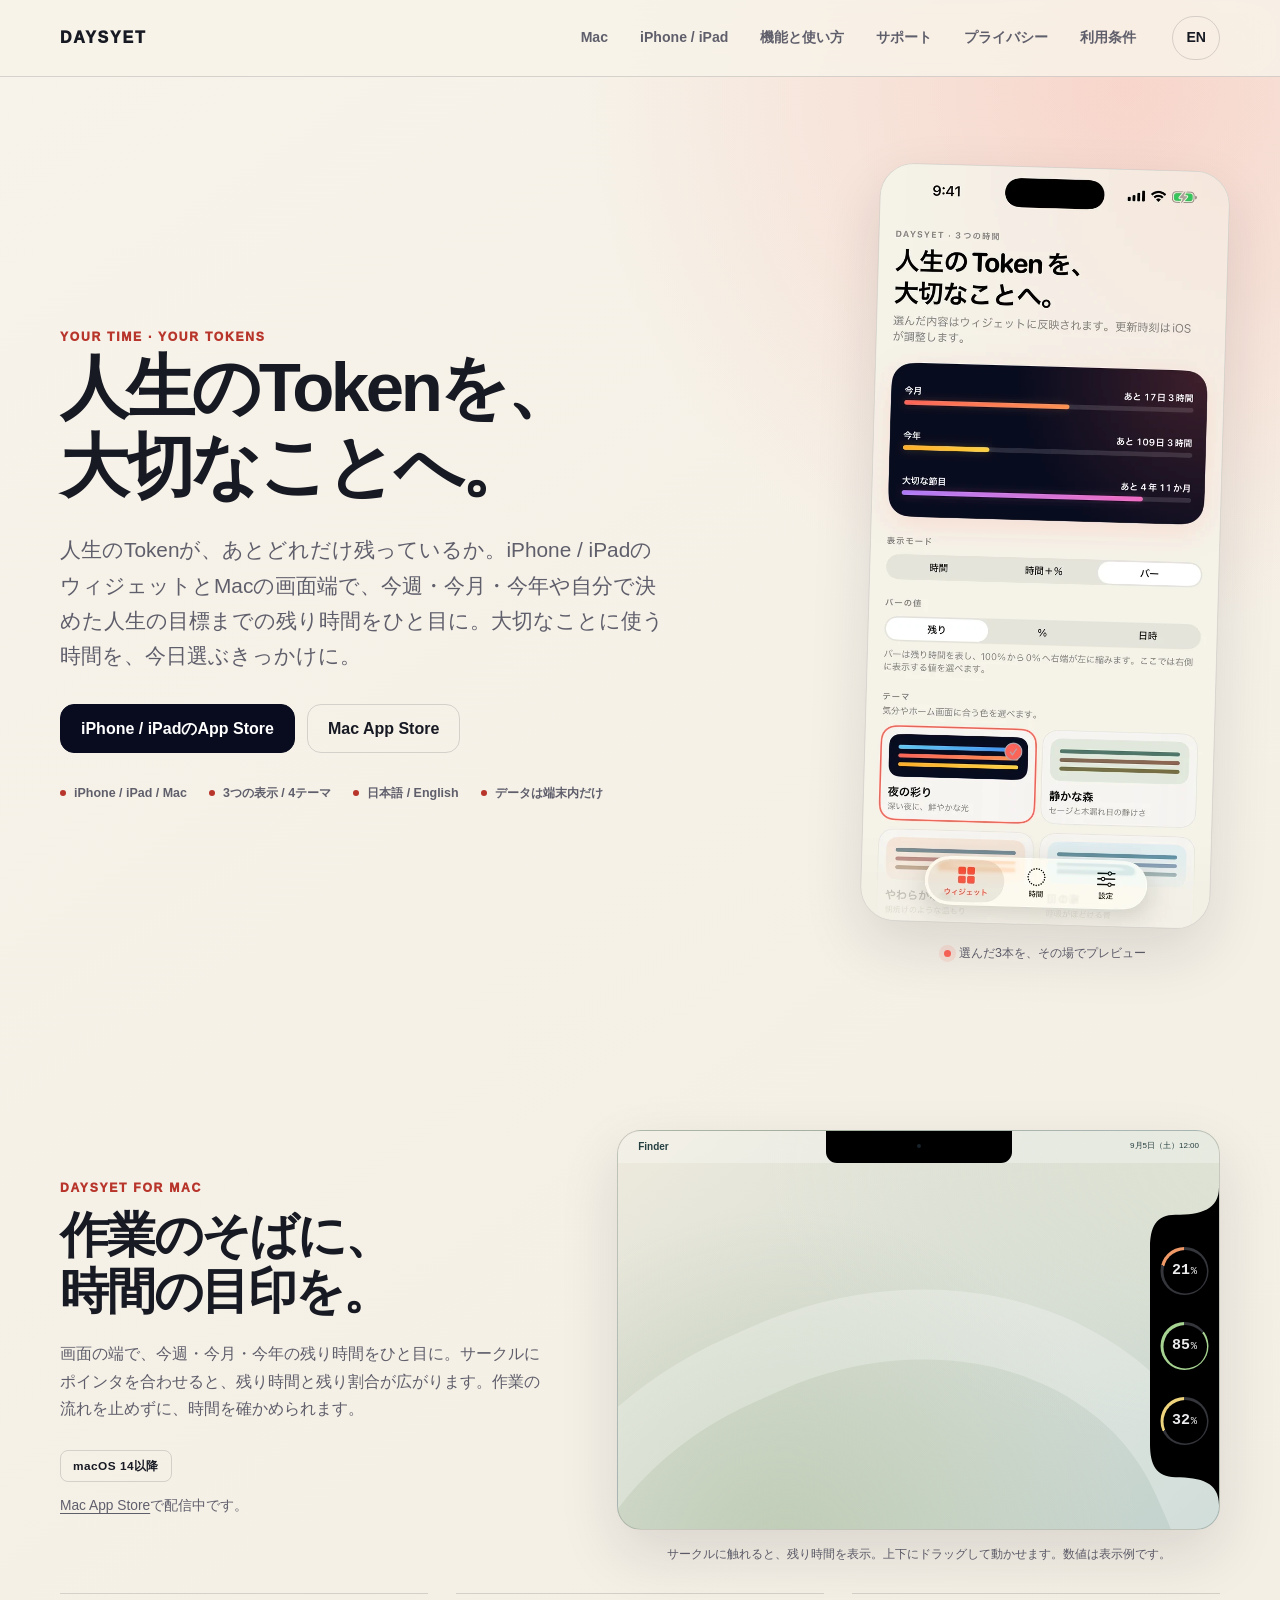
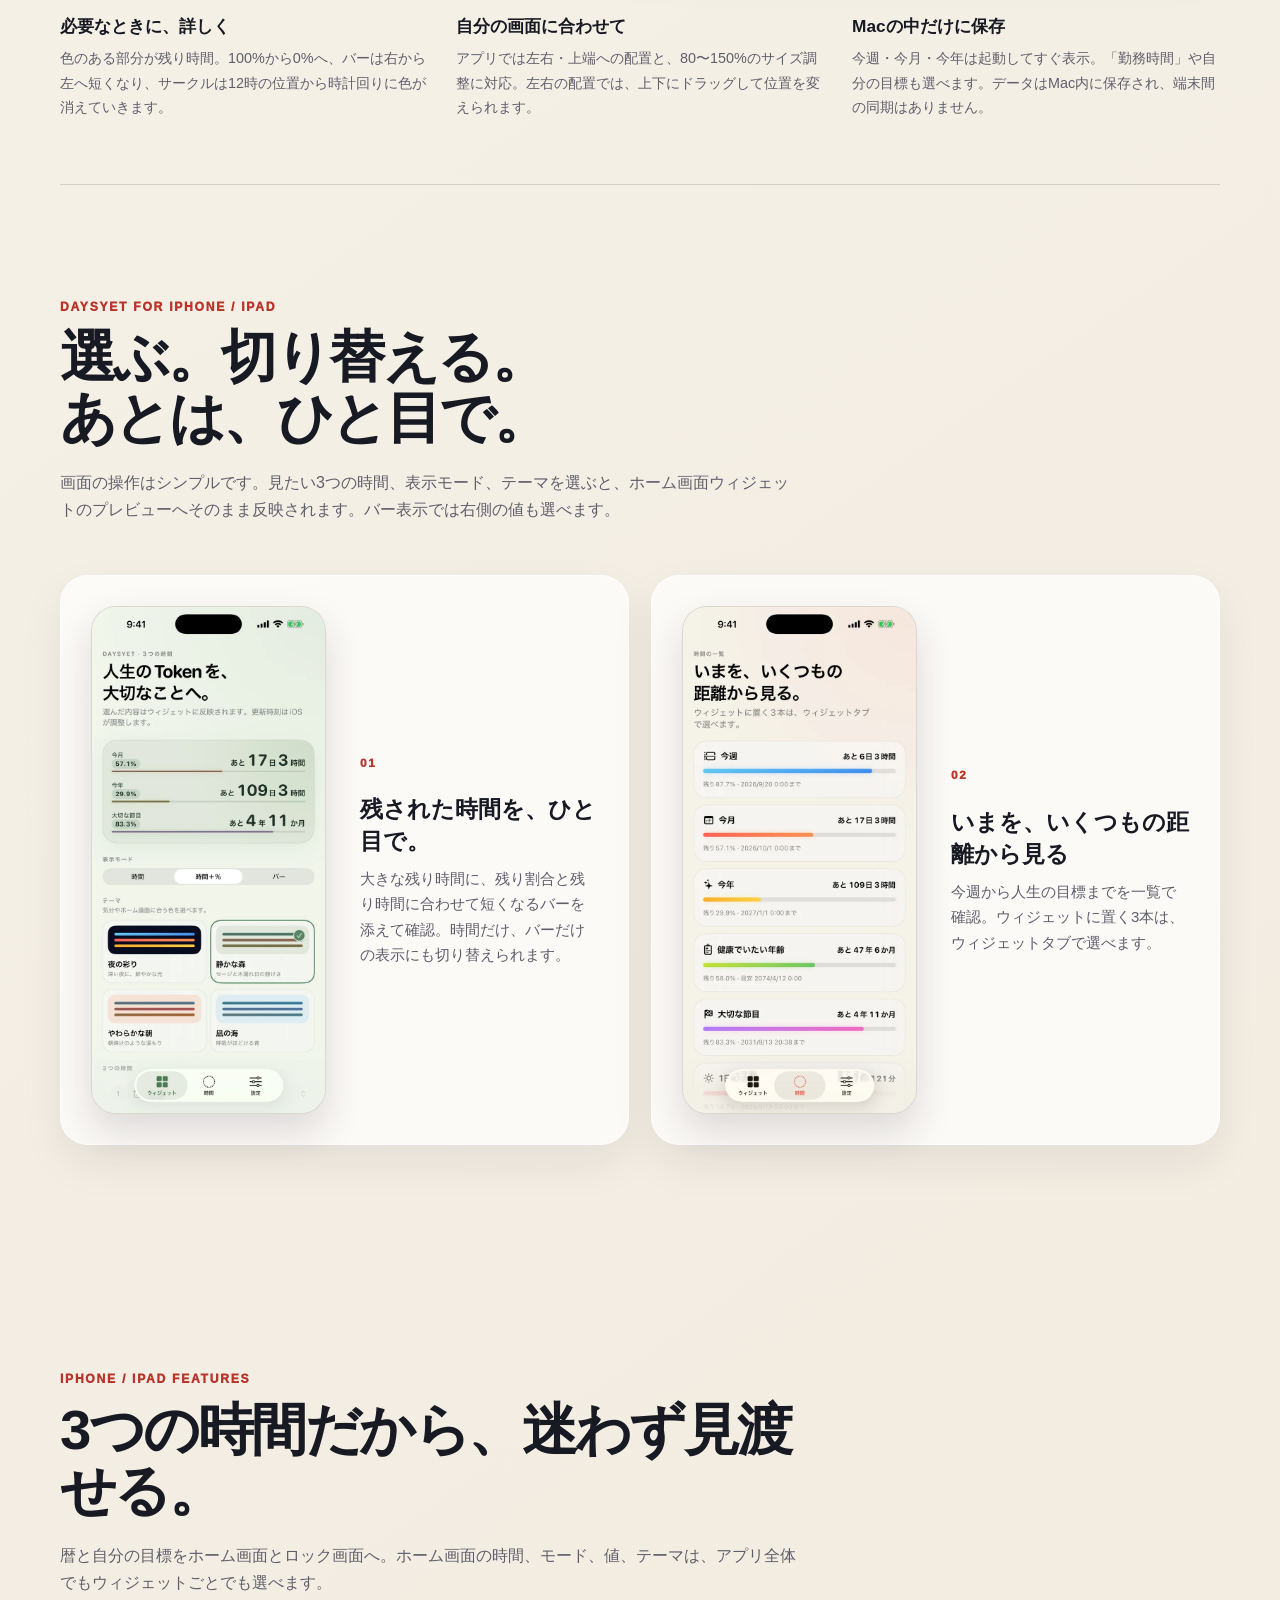
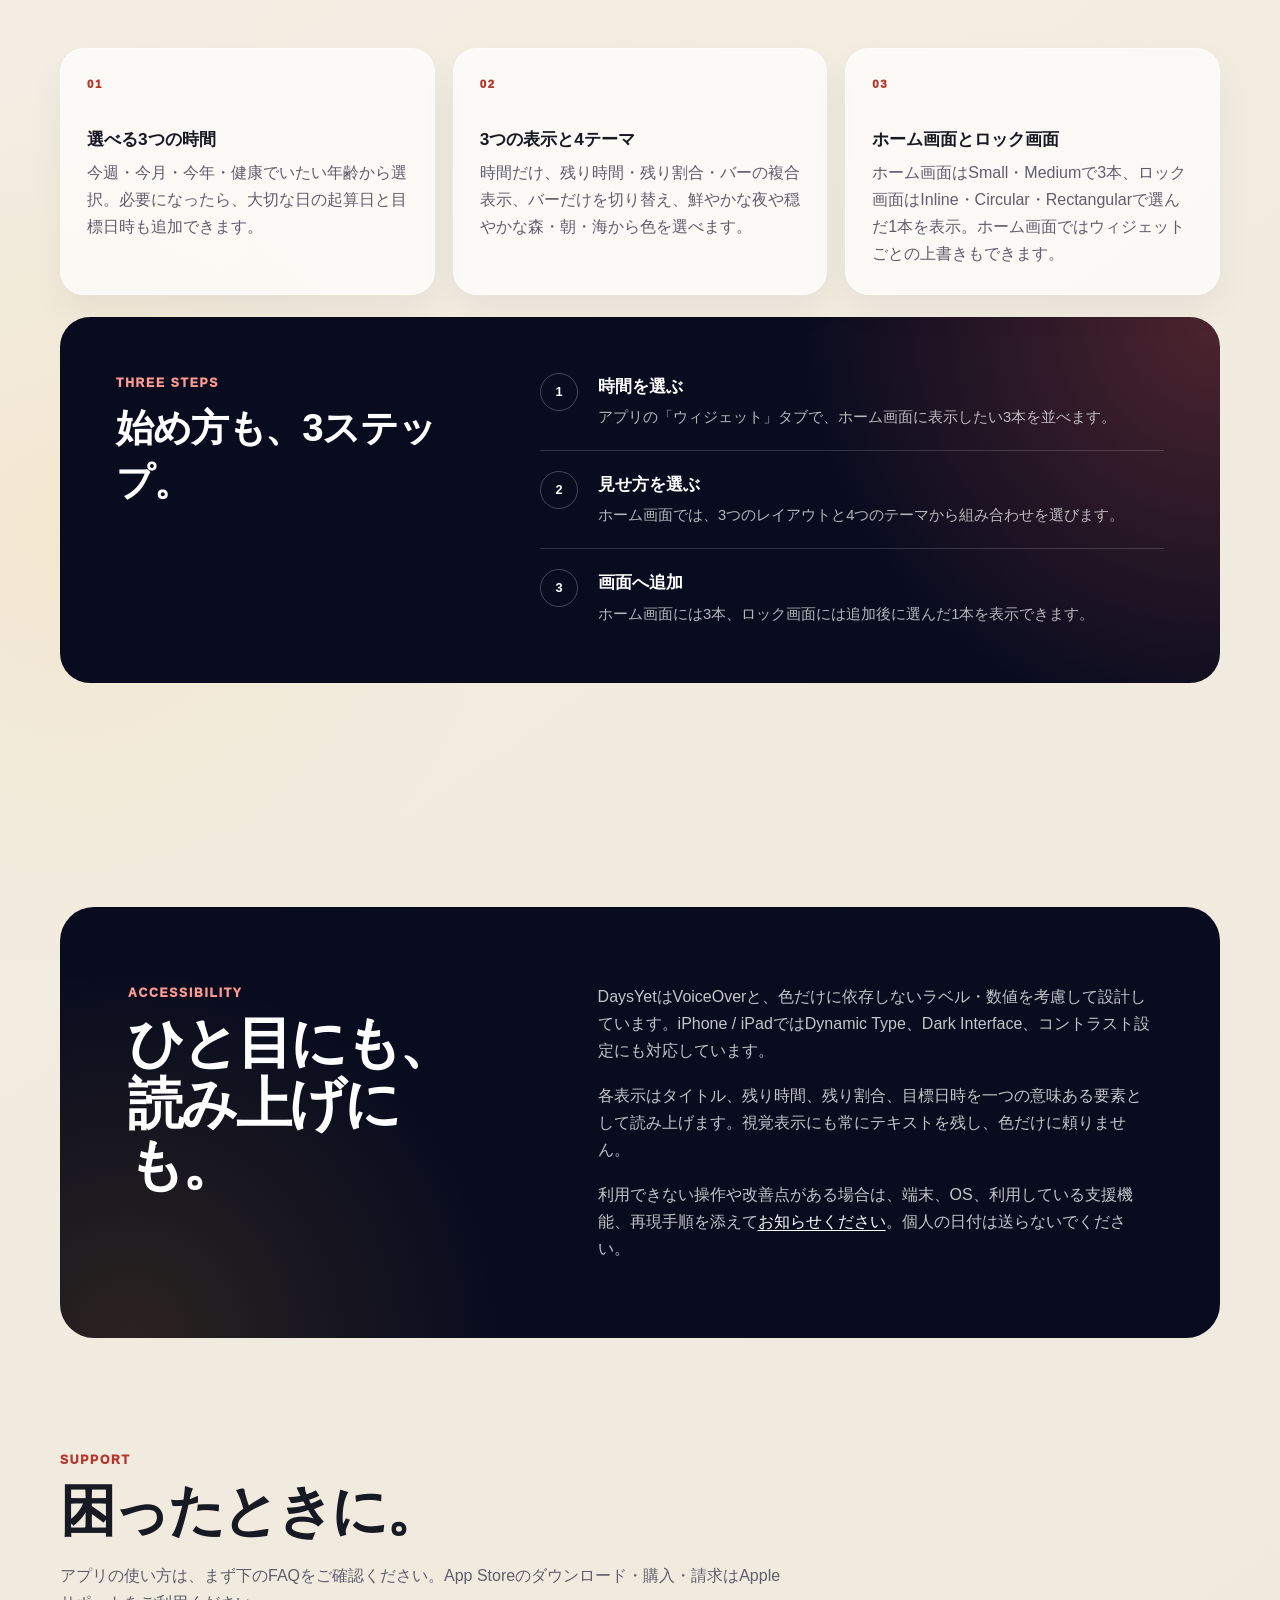
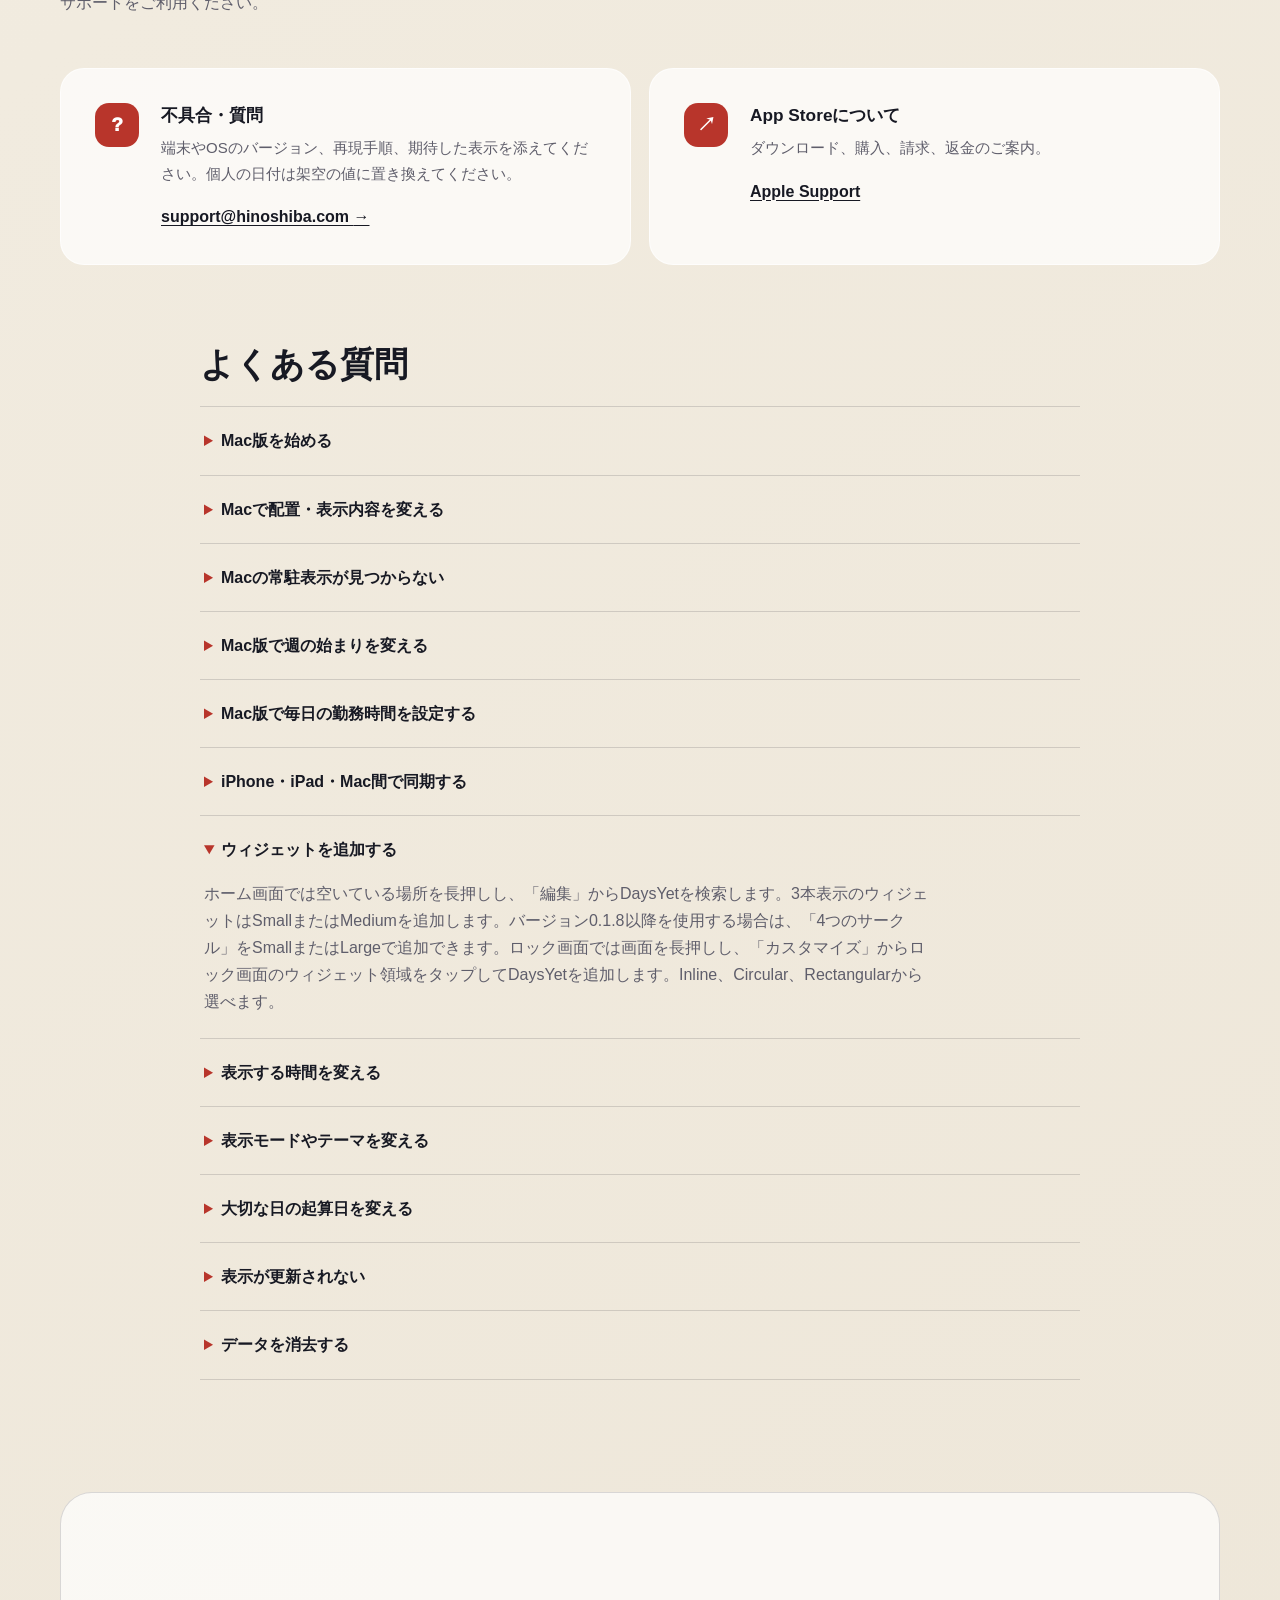
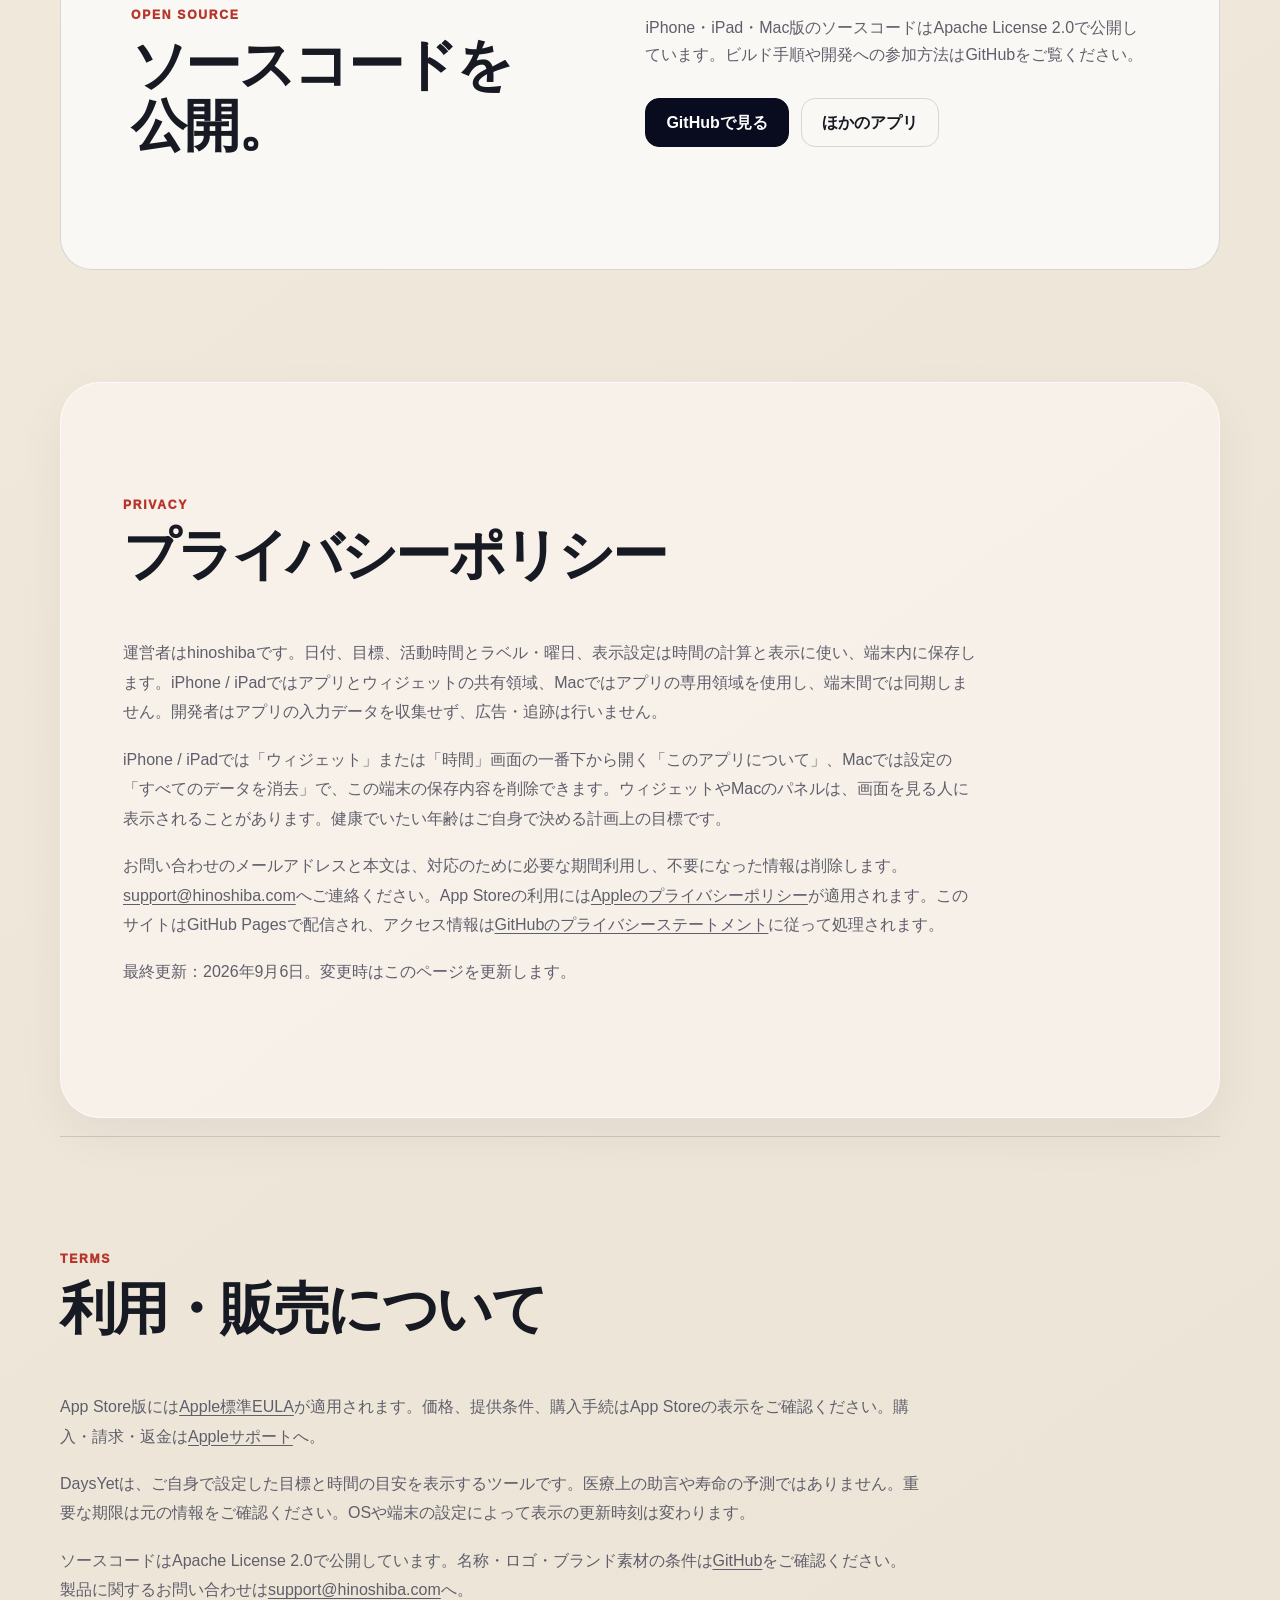
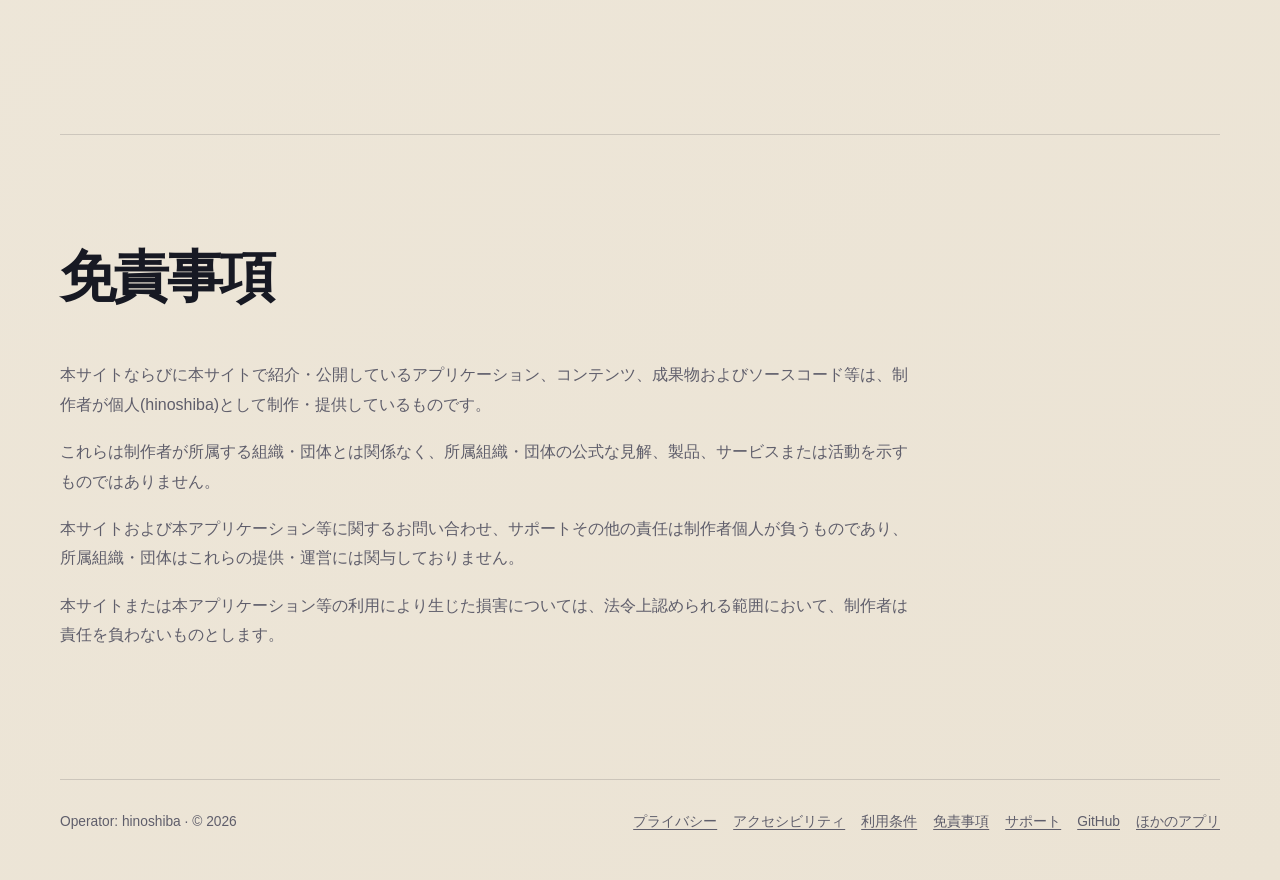
<file: http_dist/index.html>
<!DOCTYPE html>

<html data-i18n="0" lang="ja">
<head><script defer="" src="language.js?v=1"></script>
<meta charset="utf-8"/>
<meta content="width=device-width, initial-scale=1" name="viewport"/>
<meta content="app-id=6802000765" name="apple-itunes-app"/>
<meta content="#f7f3ea" media="(prefers-color-scheme: light)" name="theme-color"/>
<meta content="#0c0e18" media="(prefers-color-scheme: dark)" name="theme-color"/>
<title data-i18n="1">DaysYet — 人生のTokenを、大切なことへ。</title>
<meta content="人生のTokenを、大切なことへ。iPhone / iPadのウィジェットとMacの画面端で、残り時間と残り割合をひと目に。Mac版はmacOS 14以降向けに、Mac App Storeで配信中です。" data-i18n="2" name="description"/>
<meta content="website" property="og:type"/>
<meta content="DaysYet" property="og:site_name"/>
<meta content="DaysYet — 人生のTokenを、大切なことへ。" data-i18n="3" property="og:title"/>
<meta content="人生のTokenを、大切なことへ。iPhone / iPadとMacで、今週・今月・今年や目標までの残り時間と残り割合を表示。Mac版はMac App Storeで配信中です。" data-i18n="4" property="og:description"/>
<meta content="https://daysyet.hinoshiba.com/" data-i18n="5" property="og:url"/>
<meta content="https://daysyet.hinoshiba.com/assets/screenshots/ja/02-widget-target-date.webp?v=20260913-2" data-i18n="6" property="og:image"/>
<meta content="660" property="og:image:width"/>
<meta content="1434" property="og:image:height"/>
<meta content="残り時間、残り割合、残り時間に合わせて短くなるバーを同時表示するDaysYetのウィジェット設定画面" data-i18n="7" property="og:image:alt"/>
<meta content="ja_JP" data-i18n="8" property="og:locale"/>
<meta content="en_US" data-i18n="9" property="og:locale:alternate"/>
<meta content="summary" name="twitter:card"/>
<meta content="DaysYet — 人生のTokenを、大切なことへ。" data-i18n="10" name="twitter:title"/>
<meta content="人生のTokenを、大切なことへ。iPhone / iPadとMacで、今週・今月・今年や目標までの残り時間と残り割合を表示。Mac版はMac App Storeで配信中です。" data-i18n="11" name="twitter:description"/>
<meta content="https://daysyet.hinoshiba.com/assets/screenshots/ja/02-widget-target-date.webp?v=20260913-2" data-i18n="12" name="twitter:image"/>
<meta content="残り時間、残り割合、残り時間に合わせて短くなるバーを同時表示するDaysYetのウィジェット設定画面" data-i18n="13" name="twitter:image:alt"/>
<link href="https://daysyet.hinoshiba.com/" rel="canonical"/>



<link data-i18n="14" href="./favicon.ico" rel="icon" sizes="any"/>
<link data-i18n="15" href="./assets/favicon-32.png" rel="icon" sizes="32x32" type="image/png"/>
<link data-i18n="16" href="./assets/apple-touch-icon.png" rel="apple-touch-icon" sizes="180x180"/>
<link data-i18n="17" href="./assets/site.css?v=20261101-clockwise" rel="stylesheet"/>
<script defer="" src="./assets/site.js?v=20260913-2"></script>
</head>
<body>
<a class="skip-link" data-i18n="18" href="#main">本文へ移動</a>
<header class="site-header" data-menu-open="false">
<div class="shell header-inner">
<a aria-label="DaysYet トップ" class="wordmark" data-i18n="19" href="#top">DAYSYET</a>
<nav aria-label="主なナビゲーション" class="site-navigation" data-i18n="20" id="site-navigation">
<a href="#mac">Mac</a>
<a href="#examples">iPhone / iPad</a>
<a href="#features">機能と使い方</a>
<a href="#support">サポート</a>
<a href="#privacy">プライバシー</a><a href="#terms">利用条件</a></nav>
<div class="header-actions">
<a class="lang" data-i18n="21" data-language-switch="" href="?lang=en" hreflang="en" lang="en">EN</a>
<button aria-controls="site-navigation" aria-expanded="false" class="nav-toggle" type="button"><span data-i18n="22">メニュー</span><svg aria-hidden="true" focusable="false" height="12" viewbox="0 0 12 12" width="12"><path d="m3 4.5 3 3 3-3" fill="none" stroke="currentColor" stroke-linecap="round" stroke-linejoin="round" stroke-width="1.5"></path></svg></button>
</div>
</div>
</header>
<div class="shell">
<main id="main" tabindex="-1">
<section aria-labelledby="hero-title" class="hero" id="top">
<div class="hero-copy">
<div class="eyebrow">Your time · Your tokens</div>
<h1 class="token-headline" data-i18n="23" id="hero-title">人生のTokenを、<br/>大切なことへ。</h1>
<p class="lead" data-i18n="24">人生のTokenが、あとどれだけ残っているか。iPhone / iPadのウィジェットとMacの画面端で、今週・今月・今年や自分で決めた人生の目標までの残り時間をひと目に。大切なことに使う時間を、今日選ぶきっかけに。</p>
<div class="actions" data-i18n="25">
<a class="button" href="https://apps.apple.com/jp/app/daysyet-%E6%AE%8B%E3%82%8A%E6%99%82%E9%96%93%E3%82%A6%E3%82%A3%E3%82%B8%E3%82%A7%E3%83%83%E3%83%88/id6802000765">iPhone / iPadのApp Store</a>
<a class="button secondary" href="https://apps.apple.com/jp/app/id6802000765?platform=mac">Mac App Store</a>
</div>
<ul aria-label="DaysYetの特徴" class="hero-facts" data-i18n="26">
<li data-i18n="27">iPhone / iPad / Mac</li>
<li data-i18n="28">3つの表示 / 4テーマ</li>
<li data-i18n="29">日本語 / English</li>
<li data-i18n="30">データは端末内だけ</li>
</ul>
</div>
<figure class="hero-figure">
<div class="screen-frame hero-screen">
<img alt="DaysYetのウィジェット設定画面。今月、今年、大切な節目の残り時間と、残り時間を表す3本のバーが表示されている。" data-i18n="31" fetchpriority="high" height="1434" src="./assets/screenshots/ja/01-widget-time-left.webp?v=20260913-2" width="660"/>
</div>
<figcaption data-i18n="32"><span aria-hidden="true"></span>選んだ3本を、その場でプレビュー</figcaption>
</figure>
</section>
<section aria-labelledby="mac-title" class="mac-section" id="mac">
<div class="mac-layout">
<div class="mac-heading">
<div class="section-heading">
<div class="eyebrow">DaysYet for Mac</div>
<h2 data-i18n="33" id="mac-title">作業のそばに、<br/>時間の目印を。</h2>
<p class="section-lead" data-i18n="34">画面の端で、今週・今月・今年の残り時間をひと目に。サークルにポインタを合わせると、残り時間と残り割合が広がります。作業の流れを止めずに、時間を確かめられます。</p>
</div>
<div class="mac-availability"><span class="platform-tag" data-i18n="35">macOS 14以降</span><p data-i18n="36"><a href="https://apps.apple.com/jp/app/id6802000765?platform=mac">Mac App Store</a>で配信中です。</p></div>
</div>
<figure class="mac-preview" id="mac-preview">
<div aria-label="Mac版の動作プレビュー。右側配置、150%サイズ。" class="mac-desktop" data-i18n="37" data-mac-desktop="" data-position="right" role="group">
<div aria-hidden="true" class="mac-menubar" data-i18n="38"><span><b>Finder</b><span class="mac-menu-item">ファイル</span><span class="mac-menu-item">表示</span></span><span>9月5日（土）12:00</span></div>
<div aria-hidden="true" class="mac-camera"></div>
<div class="mac-notch" data-expanded="false" data-mac-preview="" data-position="right">
<svg aria-hidden="true" class="mac-surface" data-mac-surface="" preserveaspectratio="none" viewbox="0 0 204 212"><path d="M204 0 C204 15.08 192 18.56 175.02 18.56 L175 18.56 C162 18.56 158 26.97 158 40.6 V171.4 C158 185.03 162 193.44 175 193.44 L175.02 193.44 C192 193.44 204 196.92 204 212 Z" data-mac-contour=""></path></svg>
<div aria-hidden="true" class="mac-detail" data-mac-detail="" id="mac-preview-detail"><div class="mac-detail-content" data-changing="false" data-mac-detail-content=""><div class="mac-detail-header" data-i18n="39"><span class="mac-detail-name" data-mac-name="">今週</span><span class="mac-detail-percentage" data-mac-percentage="">21%</span></div><span class="mac-countdown" data-i18n="40" data-mac-countdown=""><span data-mac-days="">1</span><small>日</small><span data-mac-hours="">12</span><small>時間</small></span><div aria-label="残り割合" aria-valuemax="100" aria-valuemin="0" aria-valuenow="21" class="mac-detail-progress" data-i18n="41" data-mac-progress="" role="progressbar"><span></span></div></div></div>
<div class="mac-rail">
<button aria-controls="mac-preview-detail" aria-describedby="mac-preview-description" aria-expanded="false" aria-label="今週、残り21%、残り1日12時間、詳細を表示" class="mac-metric" data-active="false" data-color="#ef9868" data-days="1" data-hours="12" data-i18n="42" data-mac-metric="0" data-name="今週" data-percentage="21" style="--metric-color: #ef9868; --remaining: 21%" type="button"><span aria-hidden="true" class="mac-ring"><strong class="mac-ring-value">21<small>%</small></strong></span></button>
<button aria-controls="mac-preview-detail" aria-describedby="mac-preview-description" aria-expanded="false" aria-label="今月、残り85%、残り25日12時間、詳細を表示" class="mac-metric" data-active="false" data-color="#a6d391" data-days="25" data-hours="12" data-i18n="43" data-mac-metric="1" data-name="今月" data-percentage="85" style="--metric-color: #a6d391; --remaining: 85%" type="button"><span aria-hidden="true" class="mac-ring"><strong class="mac-ring-value">85<small>%</small></strong></span></button>
<button aria-controls="mac-preview-detail" aria-describedby="mac-preview-description" aria-expanded="false" aria-label="今年、残り32%、残り117日12時間、詳細を表示" class="mac-metric" data-active="false" data-color="#eed47d" data-days="117" data-hours="12" data-i18n="44" data-mac-metric="2" data-name="今年" data-percentage="32" style="--metric-color: #eed47d; --remaining: 32%" type="button"><span aria-hidden="true" class="mac-ring"><strong class="mac-ring-value">32<small>%</small></strong></span></button>
</div>
</div>
</div>
<p class="visually-hidden" data-i18n="45" id="mac-preview-description">表示例: 今週の残り21%、今月の残り85%、今年の残り32%。サークルを選ぶと、残り時間と残り割合を表示します。Tabキーでも選択でき、Escキーで閉じます。</p>
<figcaption data-i18n="46">サークルに触れると、残り時間を表示。上下にドラッグして動かせます。数値は表示例です。</figcaption>
</figure>
</div>
<div class="mac-benefits">
<article><h3 data-i18n="47">必要なときに、詳しく</h3><p data-i18n="48">色のある部分が残り時間。100%から0%へ、バーは右から左へ短くなり、サークルは12時の位置から時計回りに色が消えていきます。</p></article>
<article><h3 data-i18n="49">自分の画面に合わせて</h3><p data-i18n="50">アプリでは左右・上端への配置と、80〜150%のサイズ調整に対応。左右の配置では、上下にドラッグして位置を変えられます。</p></article>
<article><h3 data-i18n="51">Macの中だけに保存</h3><p data-i18n="52">今週・今月・今年は起動してすぐ表示。「勤務時間」や自分の目標も選べます。データはMac内に保存され、端末間の同期はありません。</p></article>
</div>
</section>
<section aria-labelledby="examples-title" id="examples">
<div class="section-heading">
<div class="eyebrow">DaysYet for iPhone / iPad</div>
<h2 data-i18n="53" id="examples-title">選ぶ。切り替える。<br/>あとは、ひと目で。</h2>
<p class="section-lead" data-i18n="54">画面の操作はシンプルです。見たい3つの時間、表示モード、テーマを選ぶと、ホーム画面ウィジェットのプレビューへそのまま反映されます。バー表示では右側の値も選べます。</p>
</div>
<div class="sample-grid">
<figure class="sample-card">
<div class="screen-frame">
<img alt="落ち着いたフォレストテーマで、3つの残り時間、残り割合、残り時間に合わせて短くなるバーを同時表示したDaysYetのウィジェット設定画面。" data-i18n="55" decoding="async" height="1434" loading="lazy" src="./assets/screenshots/ja/02-widget-target-date.webp?v=20260913-2" width="660"/>
</div>
<figcaption>
<span class="sample-number">01</span>
<div><h3 data-i18n="56">残された時間を、ひと目で。</h3><p data-i18n="57">大きな残り時間に、残り割合と残り時間に合わせて短くなるバーを添えて確認。時間だけ、バーだけの表示にも切り替えられます。</p></div>
</figcaption>
</figure>
<figure class="sample-card">
<div class="screen-frame">
<img alt="今週、今月、今年、健康でいたい年齢、大切な節目を、残り時間、残り割合、残り時間のバーで並べた時間一覧。" data-i18n="58" decoding="async" height="1434" loading="lazy" src="./assets/screenshots/ja/03-time-library.webp?v=20260913-2" width="660"/>
</div>
<figcaption>
<span class="sample-number">02</span>
<div><h3 data-i18n="59">いまを、いくつもの距離から見る</h3><p data-i18n="60">今週から人生の目標までを一覧で確認。ウィジェットに置く3本は、ウィジェットタブで選べます。</p></div>
</figcaption>
</figure>
</div>
</section>
<section aria-labelledby="features-title" id="features">
<div class="section-heading">
<div class="eyebrow">iPhone / iPad features</div>
<h2 data-i18n="61" id="features-title">3つの時間だから、迷わず見渡せる。</h2>
<p class="section-lead" data-i18n="62">暦と自分の目標をホーム画面とロック画面へ。ホーム画面の時間、モード、値、テーマは、アプリ全体でもウィジェットごとでも選べます。</p>
</div>
<div class="feature-grid">
<article class="feature-card"><span aria-hidden="true">01</span><h3 data-i18n="63">選べる3つの時間</h3><p data-i18n="64">今週・今月・今年・健康でいたい年齢から選択。必要になったら、大切な日の起算日と目標日時も追加できます。</p></article>
<article class="feature-card"><span aria-hidden="true">02</span><h3 data-i18n="65">3つの表示と4テーマ</h3><p data-i18n="66">時間だけ、残り時間・残り割合・バーの複合表示、バーだけを切り替え、鮮やかな夜や穏やかな森・朝・海から色を選べます。</p></article>
<article class="feature-card"><span aria-hidden="true">03</span><h3 data-i18n="67">ホーム画面とロック画面</h3><p data-i18n="68">ホーム画面はSmall・Mediumで3本、ロック画面はInline・Circular・Rectangularで選んだ1本を表示。ホーム画面ではウィジェットごとの上書きもできます。</p></article>
</div>
<section aria-labelledby="steps-title" class="steps">
<div class="steps-copy"><div class="eyebrow">Three steps</div><h3 data-i18n="69" id="steps-title">始め方も、3ステップ。</h3></div>
<ol>
<li><span>1</span><div><strong data-i18n="70">時間を選ぶ</strong><p data-i18n="71">アプリの「ウィジェット」タブで、ホーム画面に表示したい3本を並べます。</p></div></li>
<li><span>2</span><div><strong data-i18n="72">見せ方を選ぶ</strong><p data-i18n="73">ホーム画面では、3つのレイアウトと4つのテーマから組み合わせを選びます。</p></div></li>
<li><span>3</span><div><strong data-i18n="74">画面へ追加</strong><p data-i18n="75">ホーム画面には3本、ロック画面には追加後に選んだ1本を表示できます。</p></div></li>
</ol>
</section>
</section>
<section aria-labelledby="accessibility-title" class="band-section" id="accessibility">
<div><div class="eyebrow">Accessibility</div><h2 data-i18n="76" id="accessibility-title">ひと目にも、<br/>読み上げにも。</h2></div>
<div class="band-copy">
<p data-i18n="77">DaysYetはVoiceOverと、色だけに依存しないラベル・数値を考慮して設計しています。iPhone / iPadではDynamic Type、Dark Interface、コントラスト設定にも対応しています。</p>
<p data-i18n="78">各表示はタイトル、残り時間、残り割合、目標日時を一つの意味ある要素として読み上げます。視覚表示にも常にテキストを残し、色だけに頼りません。</p>
<p data-i18n="79">利用できない操作や改善点がある場合は、端末、OS、利用している支援機能、再現手順を添えて<a href="#support">お知らせください</a>。個人の日付は送らないでください。</p>
</div>
</section>
<section aria-labelledby="support-title" id="support">
<div class="section-heading">
<div class="eyebrow">Support</div>
<h2 data-i18n="80" id="support-title">困ったときに。</h2>
<p class="section-lead" data-i18n="81">アプリの使い方は、まず下のFAQをご確認ください。App Storeのダウンロード・購入・請求はAppleサポートをご利用ください。</p>
</div>
<div class="contact-grid">
<article class="contact-card"><div aria-hidden="true" class="contact-icon">?</div><div><h3 data-i18n="82">不具合・質問</h3><p data-i18n="83">端末やOSのバージョン、再現手順、期待した表示を添えてください。個人の日付は架空の値に置き換えてください。</p><a href="mailto:support@hinoshiba.com?subject=DaysYet%20Support">support@hinoshiba.com <span aria-hidden="true">→</span></a></div></article>
<article class="contact-card"><div aria-hidden="true" class="contact-icon">↗</div><div><h3 data-i18n="84">App Storeについて</h3><p data-i18n="85">ダウンロード、購入、請求、返金のご案内。</p><a href="https://support.apple.com/billing">Apple Support</a></div></article>
</div>
<div class="faq">
<h3 data-i18n="86">よくある質問</h3>
<details><summary data-i18n="87">Mac版を始める</summary><p data-i18n="88">Mac版はmacOS 14以降に対応し、<a href="https://apps.apple.com/jp/app/id6802000765?platform=mac">Mac App Store</a>からダウンロードできます。動作は<a href="#mac-preview">このページのプレビュー</a>で試せます。Mac版ではDaysYetを起動すると、今週・今月・今年が画面の右端に表示されます。設定画面を閉じても常駐表示は続きます。本体をダブルクリックすると設定が開きます。macOSのウィジェットギャラリーから追加する操作は不要です。</p></details>
<details><summary data-i18n="89">Macで配置・表示内容を変える</summary><p data-i18n="90">ウィジェット本体をダブルクリックして設定を開き、表示する時間（左右は3〜8個、上端は先頭の3本）、詳細の表示モード、プログレスバー表示時の値（残り時間・残り割合・終了日時）、テーマ、表示先ディスプレイ、左右または上端の配置、左右配置時の上下位置、サイズ（80〜150%、標準100%）を選びます。サイズに合わせてサークルと文字も変わります。項目にポインタを合わせると詳細が開きます。左右では選んだサークルの高さに合わせて、詳細と黒いパネルの膨らみが上下に移動します。上端ではバーやそのすぐ上にポインタを合わせて項目を切り替えられます。それより上のカメラ部分では、現在の項目の詳細が開きます。バーの帯と線の太さもサイズに合わせて変わります。本体のダブルクリックは設定を開きます。「詳細を開いたままにする」も設定で選べます。通常はポインタを外すと詳細が閉じます。「詳細を開いたままにする」を選んだ場合は、設定でオフにして閉じます。表示・非表示と終了は設定から操作できます。非表示にした場合は、DaysYetをもう一度起動すると設定が開き、表示を戻せます。</p></details>
<details><summary data-i18n="91">Macの常駐表示が見つからない</summary><p data-i18n="92">DaysYetをもう一度起動して設定を開き、常駐表示を有効にしてください。表示先ディスプレイと配置も設定で確認できます。改善しない場合は、MacとmacOSのバージョン、接続しているディスプレイ、再現手順を添えてお問い合わせください。</p></details>
<details><summary data-i18n="93">Mac版で週の始まりを変える</summary><p data-i18n="94">Mac版では「設定 → 時間 → 週の始まり」から変更できます。初期状態は端末のカレンダー設定に従い、現在使われる曜日も表示します。日曜〜土曜のいずれかを指定すると、その曜日の現地時刻0:00から翌週の同じ曜日0:00までを「今週」として計算します。変更はMac版の残り時間・残り割合・終了日時に反映されます。</p></details>
<details><summary data-i18n="95">Mac版で毎日の勤務時間を設定する</summary><p data-i18n="96">Mac版の「設定 → 時間」で開始・終了時刻と活動する曜日を設定し、表示する項目から「勤務時間」を選びます。初期値は月曜〜金曜の9:00〜18:00で、端末の現地時刻で繰り返します。有効な曜日は開始前に「開始前」、勤務中に残り時間、終了後に「活動終了」を表示し、無効な曜日は「Off」を表示します。22:00〜翌6:00のような勤務にも対応し、開始と終了が同じ時刻の場合は24時間として扱います。勤務時刻は端末内だけに保存され、他の端末には同期されません。</p></details>
<details><summary data-i18n="97">iPhone・iPad・Mac間で同期する</summary><p data-i18n="98">端末間の同期機能はありません。表示する時間や目標日は各端末で設定します。データの消去も操作した端末だけに反映されます。</p></details>
<details open=""><summary data-i18n="99">ウィジェットを追加する</summary><p data-i18n="100">ホーム画面では空いている場所を長押しし、「編集」からDaysYetを検索します。3本表示のウィジェットはSmallまたはMediumを追加します。バージョン0.1.8以降を使用する場合は、「4つのサークル」をSmallまたはLargeで追加できます。ロック画面では画面を長押しし、「カスタマイズ」からロック画面のウィジェット領域をタップしてDaysYetを追加します。Inline、Circular、Rectangularから選べます。</p></details>
<details><summary data-i18n="101">表示する時間を変える</summary><p data-i18n="102">アプリのウィジェットタブで3本を選ぶと、3本表示のホーム画面ウィジェットへ反映されます。特定の3本表示ウィジェットだけ変える場合は、そのウィジェットを長押しして「ウィジェットを編集」を開き、「アプリで選んだ3本を使う」をオフにします。バージョン0.1.8以降の「4つのサークル」は、アプリの3本とは別に設定します。長押しして「ウィジェットを編集」を開き、左上・右上・左下・右下の時間をそれぞれ選びます。ロック画面で表示する1本は、ロック画面のカスタマイズ中にウィジェットをタップして選べます。</p></details>
<details><summary data-i18n="103">表示モードやテーマを変える</summary><p data-i18n="104">3本表示のホーム画面ウィジェットでは、アプリのウィジェットタブで「時間」「時間＋％」「バー」から選び、4つのテーマを切り替えられます。「時間＋％」では、各行に残り時間、残り割合、残り時間に合わせて短くなるバーを一緒に表示します。特定の3本表示ウィジェットだけ別の表示や色にする場合は、ホーム画面から「ウィジェットを編集」を開いて上書きできます。バージョン0.1.8以降の「4つのサークル」は、「ウィジェットを編集」で中央の値（残り時間・残り割合・終了日時）とテーマを選びます。</p></details>
<details><summary data-i18n="105">大切な日の起算日を変える</summary><p data-i18n="106">アプリの「時間」タブで「大切な節目」のカードをタップし、起算日と目標日時を設定します。起算日を100%として、目標日時に0%となる残り割合を計算します。</p></details>
<details><summary data-i18n="107">表示が更新されない</summary><p data-i18n="108">一度DaysYetを開いて設定を保存し直し、ウィジェットがホーム画面またはロック画面に追加されていることを確認してください。OSが更新時刻を調整するため、常に秒単位で更新されるものではありません。改善しない場合は端末・OS・アプリバージョンを添えて<a href="mailto:support@hinoshiba.com?subject=DaysYet%20Support">support@hinoshiba.com</a>へお問い合わせください。</p></details>
<details><summary data-i18n="109">データを消去する</summary><p data-i18n="110">iPhone / iPadでは「ウィジェット」または「時間」画面の一番下から開く「このアプリについて」、Macではウィジェット本体のダブルクリックで開く設定画面で「すべてのデータを消去」を選びます。Macでは常駐パネルの配置とサイズの設定も初期状態へ戻ります。他の端末には影響しません。入力したデータは開発者のサーバーに保存されません。</p></details>
</div>
</section>
<section aria-labelledby="source-title" class="source-section" id="source">
<div><div class="eyebrow">Open source</div><h2 data-i18n="111" id="source-title">ソースコードを公開。</h2></div>
<div><p data-i18n="112">iPhone・iPad・Mac版のソースコードはApache License 2.0で公開しています。ビルド手順や開発への参加方法はGitHubをご覧ください。</p><div class="actions" data-i18n="113"><a class="button" href="https://github.com/hinoshiba/DaysYet">GitHubで見る</a><a class="button secondary" href="https://www.hinoshiba.com/products/">ほかのアプリ</a></div></div>
</section>
<section aria-labelledby="privacy-title" class="policy-section" id="privacy"><div class="section-heading"><div class="eyebrow">PRIVACY</div><h2 data-i18n="114" id="privacy-title">プライバシーポリシー</h2></div><div class="policy-copy"><p data-i18n="115">運営者はhinoshibaです。日付、目標、活動時間とラベル・曜日、表示設定は時間の計算と表示に使い、端末内に保存します。iPhone / iPadではアプリとウィジェットの共有領域、Macではアプリの専用領域を使用し、端末間では同期しません。開発者はアプリの入力データを収集せず、広告・追跡は行いません。</p><p data-i18n="116">iPhone / iPadでは「ウィジェット」または「時間」画面の一番下から開く「このアプリについて」、Macでは設定の「すべてのデータを消去」で、この端末の保存内容を削除できます。ウィジェットやMacのパネルは、画面を見る人に表示されることがあります。健康でいたい年齢はご自身で決める計画上の目標です。</p><p data-i18n="117">お問い合わせのメールアドレスと本文は、対応のために必要な期間利用し、不要になった情報は削除します。<a href="mailto:support@hinoshiba.com">support@hinoshiba.com</a>へご連絡ください。App Storeの利用には<a href="https://www.apple.com/legal/privacy/">Appleのプライバシーポリシー</a>が適用されます。このサイトはGitHub Pagesで配信され、アクセス情報は<a href="https://docs.github.com/en/site-policy/privacy-policies/github-general-privacy-statement">GitHubのプライバシーステートメント</a>に従って処理されます。</p><p data-i18n="118">最終更新：2026年9月6日。変更時はこのページを更新します。</p></div></section>
<section aria-labelledby="terms-title" class="terms-section" id="terms"><div class="section-heading"><div class="eyebrow">TERMS</div><h2 data-i18n="119" id="terms-title">利用・販売について</h2></div><div class="policy-copy"><p data-i18n="120">App Store版には<a href="https://www.apple.com/legal/internet-services/itunes/dev/stdeula/">Apple標準EULA</a>が適用されます。価格、提供条件、購入手続はApp Storeの表示をご確認ください。購入・請求・返金は<a href="https://support.apple.com/billing">Appleサポート</a>へ。</p><p data-i18n="121">DaysYetは、ご自身で設定した目標と時間の目安を表示するツールです。医療上の助言や寿命の予測ではありません。重要な期限は元の情報をご確認ください。OSや端末の設定によって表示の更新時刻は変わります。</p><p data-i18n="122">ソースコードはApache License 2.0で公開しています。名称・ロゴ・ブランド素材の条件は<a href="https://github.com/hinoshiba/DaysYet">GitHub</a>をご確認ください。製品に関するお問い合わせは<a href="mailto:support@hinoshiba.com">support@hinoshiba.com</a>へ。</p></div></section>
<section aria-labelledby="disclaimer-title" class="terms-section" id="disclaimer" lang="ja">
<div class="section-heading"><h2 id="disclaimer-title">免責事項</h2></div>
<div class="policy-copy">
<p>本サイトならびに本サイトで紹介・公開しているアプリケーション、コンテンツ、成果物およびソースコード等は、制作者が個人(hinoshiba)として制作・提供しているものです。</p>
<p>これらは制作者が所属する組織・団体とは関係なく、所属組織・団体の公式な見解、製品、サービスまたは活動を示すものではありません。</p>
<p>本サイトおよび本アプリケーション等に関するお問い合わせ、サポートその他の責任は制作者個人が負うものであり、所属組織・団体はこれらの提供・運営には関与しておりません。</p>
<p>本サイトまたは本アプリケーション等の利用により生じた損害については、法令上認められる範囲において、制作者は責任を負わないものとします。</p>
</div>
</section>
</main>
<footer>
<span>Operator: hinoshiba · © 2026</span>
<nav aria-label="関連情報" class="footer-links" data-i18n="123"><a href="#privacy">プライバシー</a><a href="#accessibility">アクセシビリティ</a><a href="#terms">利用条件</a><a href="#disclaimer" lang="ja">免責事項</a><a href="#support">サポート</a><a href="https://github.com/hinoshiba/DaysYet">GitHub</a><a href="https://www.hinoshiba.com/products/">ほかのアプリ</a></nav>
</footer>
</div>
<script id="translations" type="application/json">{
  "0": {
    "attributes": {
      "lang": {
        "ja": "ja",
        "en": "en"
      }
    }
  },
  "1": {
    "text": {
      "0": {
        "ja": "DaysYet — 人生のTokenを、大切なことへ。",
        "en": "DaysYet — Life’s tokens. Make them count."
      }
    }
  },
  "2": {
    "attributes": {
      "content": {
        "ja": "人生のTokenを、大切なことへ。iPhone / iPadのウィジェットとMacの画面端で、残り時間と残り割合をひと目に。Mac版はmacOS 14以降向けに、Mac App Storeで配信中です。",
        "en": "Make life’s tokens count. See time left and remaining percentage with iPhone and iPad widgets and a Mac desktop panel. The Mac app is available on the Mac App Store for macOS 14 or later."
      }
    }
  },
  "3": {
    "attributes": {
      "content": {
        "ja": "DaysYet — 人生のTokenを、大切なことへ。",
        "en": "DaysYet — Life’s tokens. Make them count."
      }
    }
  },
  "4": {
    "attributes": {
      "content": {
        "ja": "人生のTokenを、大切なことへ。iPhone / iPadとMacで、今週・今月・今年や目標までの残り時間と残り割合を表示。Mac版はMac App Storeで配信中です。",
        "en": "Life’s tokens. Make them count. Keep time left and remaining percentage in view on iPhone, iPad, and Mac. The Mac app is available on the Mac App Store."
      }
    }
  },
  "5": {
    "attributes": {
      "content": {
        "ja": "https://daysyet.hinoshiba.com/",
        "en": "https://daysyet.hinoshiba.com/en/"
      }
    }
  },
  "6": {
    "attributes": {
      "content": {
        "ja": "https://daysyet.hinoshiba.com/assets/screenshots/ja/02-widget-target-date.webp?v=20260913-2",
        "en": "https://daysyet.hinoshiba.com/assets/screenshots/en/02-widget-target-date.webp?v=20260913-2"
      }
    }
  },
  "7": {
    "attributes": {
      "content": {
        "ja": "残り時間、残り割合、残り時間に合わせて短くなるバーを同時表示するDaysYetのウィジェット設定画面",
        "en": "DaysYet Widget screen showing time left, remaining percentage, and bars showing the time remaining together"
      }
    }
  },
  "8": {
    "attributes": {
      "content": {
        "ja": "ja_JP",
        "en": "en_US"
      }
    }
  },
  "9": {
    "attributes": {
      "content": {
        "ja": "en_US",
        "en": "ja_JP"
      }
    }
  },
  "10": {
    "attributes": {
      "content": {
        "ja": "DaysYet — 人生のTokenを、大切なことへ。",
        "en": "DaysYet — Life’s tokens. Make them count."
      }
    }
  },
  "11": {
    "attributes": {
      "content": {
        "ja": "人生のTokenを、大切なことへ。iPhone / iPadとMacで、今週・今月・今年や目標までの残り時間と残り割合を表示。Mac版はMac App Storeで配信中です。",
        "en": "Life’s tokens. Make them count. Keep time left and remaining percentage in view on iPhone, iPad, and Mac. The Mac app is available on the Mac App Store."
      }
    }
  },
  "12": {
    "attributes": {
      "content": {
        "ja": "https://daysyet.hinoshiba.com/assets/screenshots/ja/02-widget-target-date.webp?v=20260913-2",
        "en": "https://daysyet.hinoshiba.com/assets/screenshots/en/02-widget-target-date.webp?v=20260913-2"
      }
    }
  },
  "13": {
    "attributes": {
      "content": {
        "ja": "残り時間、残り割合、残り時間に合わせて短くなるバーを同時表示するDaysYetのウィジェット設定画面",
        "en": "DaysYet Widget screen showing time left, remaining percentage, and bars showing the time remaining together"
      }
    }
  },
  "14": {
    "attributes": {
      "href": {
        "ja": "./favicon.ico",
        "en": "favicon.ico"
      }
    }
  },
  "15": {
    "attributes": {
      "href": {
        "ja": "./assets/favicon-32.png",
        "en": "assets/favicon-32.png"
      }
    }
  },
  "16": {
    "attributes": {
      "href": {
        "ja": "./assets/apple-touch-icon.png",
        "en": "assets/apple-touch-icon.png"
      }
    }
  },
  "17": {
    "attributes": {
      "href": {
        "ja": "./assets/site.css?v=20261101-clockwise",
        "en": "assets/site.css?v=20261101-clockwise"
      }
    }
  },
  "18": {
    "text": {
      "0": {
        "ja": "本文へ移動",
        "en": "Skip to content"
      }
    }
  },
  "19": {
    "attributes": {
      "aria-label": {
        "ja": "DaysYet トップ",
        "en": "DaysYet home"
      }
    }
  },
  "20": {
    "html": {
      "ja": "\n<a href=\"#mac\">Mac<\/a>\n<a href=\"#examples\">iPhone / iPad<\/a>\n<a href=\"#features\">機能と使い方<\/a>\n<a href=\"#support\">サポート<\/a>\n<a href=\"#privacy\">プライバシー<\/a><a href=\"#terms\">利用条件<\/a>",
      "en": "\n<a href=\"#mac\">Mac<\/a>\n<a href=\"#examples\">iPhone / iPad<\/a>\n<a href=\"#features\">Features<\/a>\n<a href=\"#support\">Support<\/a>\n<a href=\"#privacy\">Privacy<\/a><a href=\"#terms\">Terms<\/a>"
    },
    "attributes": {
      "aria-label": {
        "ja": "主なナビゲーション",
        "en": "Main navigation"
      }
    }
  },
  "21": {
    "text": {
      "0": {
        "ja": "EN",
        "en": "日本語"
      }
    },
    "attributes": {
      "href": {
        "ja": "?lang=en",
        "en": "?lang=ja"
      },
      "lang": {
        "ja": "en",
        "en": "ja"
      },
      "hreflang": {
        "ja": "en",
        "en": "ja"
      }
    }
  },
  "22": {
    "text": {
      "0": {
        "ja": "メニュー",
        "en": "Menu"
      }
    }
  },
  "23": {
    "html": {
      "ja": "人生のTokenを、<br/>大切なことへ。",
      "en": "Life’s tokens.<br/>Make them count."
    }
  },
  "24": {
    "text": {
      "0": {
        "ja": "人生のTokenが、あとどれだけ残っているか。iPhone / iPadのウィジェットとMacの画面端で、今週・今月・今年や自分で決めた人生の目標までの残り時間をひと目に。大切なことに使う時間を、今日選ぶきっかけに。",
        "en": "How many of life’s tokens remain? See the time left in your week, month, year, and the personal goals you set, with iPhone and iPad widgets and a panel at the edge of your Mac display. Choose what to spend your time on today."
      }
    }
  },
  "25": {
    "html": {
      "ja": "\n<a class=\"button\" href=\"https://apps.apple.com/jp/app/daysyet-%E6%AE%8B%E3%82%8A%E6%99%82%E9%96%93%E3%82%A6%E3%82%A3%E3%82%B8%E3%82%A7%E3%83%83%E3%83%88/id6802000765\">iPhone / iPadのApp Store<\/a>\n<a class=\"button secondary\" href=\"https://apps.apple.com/jp/app/id6802000765?platform=mac\">Mac App Store<\/a>\n",
      "en": "\n<a class=\"button\" href=\"https://apps.apple.com/us/app/daysyet-time-left-widget/id6802000765\">App Store for iPhone / iPad<\/a>\n<a class=\"button secondary\" href=\"https://apps.apple.com/us/app/id6802000765?platform=mac\">Mac App Store<\/a>\n"
    }
  },
  "26": {
    "attributes": {
      "aria-label": {
        "ja": "DaysYetの特徴",
        "en": "DaysYet highlights"
      }
    }
  },
  "27": {
    "text": {
      "0": {
        "ja": "iPhone / iPad / Mac",
        "en": "iPhone / iPad / Mac"
      }
    }
  },
  "28": {
    "text": {
      "0": {
        "ja": "3つの表示 / 4テーマ",
        "en": "3 modes / 4 themes"
      }
    }
  },
  "29": {
    "text": {
      "0": {
        "ja": "日本語 / English",
        "en": "English / 日本語"
      }
    }
  },
  "30": {
    "text": {
      "0": {
        "ja": "データは端末内だけ",
        "en": "On-device data only"
      }
    }
  },
  "31": {
    "attributes": {
      "alt": {
        "ja": "DaysYetのウィジェット設定画面。今月、今年、大切な節目の残り時間と、残り時間を表す3本のバーが表示されている。",
        "en": "DaysYet Widget screen showing time left and three bars showing the time remaining for This month, This year, and A milestone."
      },
      "src": {
        "ja": "./assets/screenshots/ja/01-widget-time-left.webp?v=20260913-2",
        "en": "assets/screenshots/en/01-widget-time-left.webp?v=20260913-2"
      }
    }
  },
  "32": {
    "html": {
      "ja": "<span aria-hidden=\"true\"><\/span>選んだ3本を、その場でプレビュー",
      "en": "<span aria-hidden=\"true\"><\/span>Preview your three timelines as you choose them"
    }
  },
  "33": {
    "html": {
      "ja": "作業のそばに、<br/>時間の目印を。",
      "en": "A little sense of time.<br/>Right beside your work."
    }
  },
  "34": {
    "text": {
      "0": {
        "ja": "画面の端で、今週・今月・今年の残り時間をひと目に。サークルにポインタを合わせると、残り時間と残り割合が広がります。作業の流れを止めずに、時間を確かめられます。",
        "en": "Keep your week, month, and year in view at the edge of your screen. Hover over a circle to reveal time left and remaining percentage, without interrupting your work."
      }
    }
  },
  "35": {
    "text": {
      "0": {
        "ja": "macOS 14以降",
        "en": "macOS 14 or later"
      }
    }
  },
  "36": {
    "html": {
      "ja": "<a href=\"https://apps.apple.com/jp/app/id6802000765?platform=mac\">Mac App Store<\/a>で配信中です。",
      "en": "Available on the <a href=\"https://apps.apple.com/us/app/id6802000765?platform=mac\">Mac App Store<\/a>."
    }
  },
  "37": {
    "attributes": {
      "aria-label": {
        "ja": "Mac版の動作プレビュー。右側配置、150%サイズ。",
        "en": "Interactive Mac preview, fixed at the right edge at 150% size."
      }
    }
  },
  "38": {
    "html": {
      "ja": "<span><b>Finder<\/b><span class=\"mac-menu-item\">ファイル<\/span><span class=\"mac-menu-item\">表示<\/span><\/span><span>9月5日（土）12:00<\/span>",
      "en": "<span><b>Finder<\/b><span class=\"mac-menu-item\">File<\/span><span class=\"mac-menu-item\">View<\/span><\/span><span>Sat Sep 5 12:00 PM<\/span>"
    }
  },
  "39": {
    "html": {
      "ja": "<span class=\"mac-detail-name\" data-mac-name=\"\">今週<\/span><span class=\"mac-detail-percentage\" data-mac-percentage=\"\">21%<\/span>",
      "en": "<span class=\"mac-detail-name\" data-mac-name=\"\">This week<\/span><span class=\"mac-detail-percentage\" data-mac-percentage=\"\">21%<\/span>"
    }
  },
  "40": {
    "html": {
      "ja": "<span data-mac-days=\"\">1<\/span><small>日<\/small><span data-mac-hours=\"\">12<\/span><small>時間<\/small>",
      "en": "<span data-mac-days=\"\">1<\/span><small>d<\/small><span data-mac-hours=\"\">12<\/span><small>h<\/small>"
    }
  },
  "41": {
    "attributes": {
      "aria-label": {
        "ja": "残り割合",
        "en": "Remaining percentage"
      }
    }
  },
  "42": {
    "attributes": {
      "aria-label": {
        "ja": "今週、残り21%、残り1日12時間、詳細を表示",
        "en": "This week, 21% left, 1 day 12 hours left, Show details"
      },
      "data-name": {
        "ja": "今週",
        "en": "This week"
      }
    }
  },
  "43": {
    "attributes": {
      "aria-label": {
        "ja": "今月、残り85%、残り25日12時間、詳細を表示",
        "en": "This month, 85% left, 25 days 12 hours left, Show details"
      },
      "data-name": {
        "ja": "今月",
        "en": "This month"
      }
    }
  },
  "44": {
    "attributes": {
      "aria-label": {
        "ja": "今年、残り32%、残り117日12時間、詳細を表示",
        "en": "This year, 32% left, 117 days 12 hours left, Show details"
      },
      "data-name": {
        "ja": "今年",
        "en": "This year"
      }
    }
  },
  "45": {
    "text": {
      "0": {
        "ja": "表示例: 今週の残り21%、今月の残り85%、今年の残り32%。サークルを選ぶと、残り時間と残り割合を表示します。Tabキーでも選択でき、Escキーで閉じます。",
        "en": "Sample values: this week 21% left, this month 85% left, this year 32% left. Select a circle to reveal time left and remaining percentage. You can also use Tab to select and Esc to close."
      }
    }
  },
  "46": {
    "text": {
      "0": {
        "ja": "サークルに触れると、残り時間を表示。上下にドラッグして動かせます。数値は表示例です。",
        "en": "Hover or tap a circle to see time left. Drag up or down to move the panel. Values are examples."
      }
    }
  },
  "47": {
    "text": {
      "0": {
        "ja": "必要なときに、詳しく",
        "en": "More detail when you need it"
      }
    }
  },
  "48": {
    "text": {
      "0": {
        "ja": "色のある部分が残り時間。100%から0%へ、バーは右から左へ短くなり、サークルは12時の位置から時計回りに色が消えていきます。",
        "en": "The colored portion shows time remaining, from 100% down to 0%. Bars shrink from right to left; circles drain clockwise from the top."
      }
    }
  },
  "49": {
    "text": {
      "0": {
        "ja": "自分の画面に合わせて",
        "en": "At home on your display"
      }
    }
  },
  "50": {
    "text": {
      "0": {
        "ja": "アプリでは左右・上端への配置と、80〜150%のサイズ調整に対応。左右の配置では、上下にドラッグして位置を変えられます。",
        "en": "In the app, choose the left, right, or top edge and adjust the size from 80–150%. At either side, drag the panel up or down to find your position."
      }
    }
  },
  "51": {
    "text": {
      "0": {
        "ja": "Macの中だけに保存",
        "en": "Saved only on your Mac"
      }
    }
  },
  "52": {
    "text": {
      "0": {
        "ja": "今週・今月・今年は起動してすぐ表示。「勤務時間」や自分の目標も選べます。データはMac内に保存され、端末間の同期はありません。",
        "en": "Your week, month, and year appear on first launch. You can also choose Work hours or personal goals. Data stays on your Mac, with no device sync."
      }
    }
  },
  "53": {
    "html": {
      "ja": "選ぶ。切り替える。<br/>あとは、ひと目で。",
      "en": "Choose. Switch.<br/>See it at a glance."
    }
  },
  "54": {
    "text": {
      "0": {
        "ja": "画面の操作はシンプルです。見たい3つの時間、表示モード、テーマを選ぶと、ホーム画面ウィジェットのプレビューへそのまま反映されます。バー表示では右側の値も選べます。",
        "en": "Pick your three timelines, display mode, and theme, and the preview reflects exactly what your Home Screen widget will show. In Bars mode, you can also choose the value shown at the right."
      }
    }
  },
  "55": {
    "attributes": {
      "alt": {
        "ja": "落ち着いたフォレストテーマで、3つの残り時間、残り割合、残り時間に合わせて短くなるバーを同時表示したDaysYetのウィジェット設定画面。",
        "en": "DaysYet Widget screen showing time left, remaining percentage, and bars showing the time remaining together in the calming Quiet Forest theme."
      },
      "src": {
        "ja": "./assets/screenshots/ja/02-widget-target-date.webp?v=20260913-2",
        "en": "assets/screenshots/en/02-widget-target-date.webp?v=20260913-2"
      }
    }
  },
  "56": {
    "text": {
      "0": {
        "ja": "残された時間を、ひと目で。",
        "en": "See how much time remains."
      }
    }
  },
  "57": {
    "text": {
      "0": {
        "ja": "大きな残り時間に、残り割合と残り時間に合わせて短くなるバーを添えて確認。時間だけ、バーだけの表示にも切り替えられます。",
        "en": "Keep large time-left values beside remaining percentages and bars that shrink toward the left as time passes. Switch to time-only or bars-only whenever you prefer."
      }
    }
  },
  "58": {
    "attributes": {
      "alt": {
        "ja": "今週、今月、今年、健康でいたい年齢、大切な節目を、残り時間、残り割合、残り時間のバーで並べた時間一覧。",
        "en": "DaysYet Time Library listing this week, month, year, a healthy-age goal, and a milestone with time left, remaining percentages, and progress bars."
      },
      "src": {
        "ja": "./assets/screenshots/ja/03-time-library.webp?v=20260913-2",
        "en": "assets/screenshots/en/03-time-library.webp?v=20260913-2"
      }
    }
  },
  "59": {
    "text": {
      "0": {
        "ja": "いまを、いくつもの距離から見る",
        "en": "See now from several distances"
      }
    }
  },
  "60": {
    "text": {
      "0": {
        "ja": "今週から人生の目標までを一覧で確認。ウィジェットに置く3本は、ウィジェットタブで選べます。",
        "en": "Review everything from this week to a personal milestone. Choose the three for your widget from the Widget tab."
      }
    }
  },
  "61": {
    "text": {
      "0": {
        "ja": "3つの時間だから、迷わず見渡せる。",
        "en": "Three timelines. A clearer sense of time."
      }
    }
  },
  "62": {
    "text": {
      "0": {
        "ja": "暦と自分の目標をホーム画面とロック画面へ。ホーム画面の時間、モード、値、テーマは、アプリ全体でもウィジェットごとでも選べます。",
        "en": "Bring calendar periods and personal goals to your Home Screen and Lock Screen. Choose the Home Screen timelines, mode, values, and theme for the app, or override them per widget."
      }
    }
  },
  "63": {
    "text": {
      "0": {
        "ja": "選べる3つの時間",
        "en": "Choose three timelines"
      }
    }
  },
  "64": {
    "text": {
      "0": {
        "ja": "今週・今月・今年・健康でいたい年齢から選択。必要になったら、大切な日の起算日と目標日時も追加できます。",
        "en": "Pick from this week, month, year, and a healthy-age goal. Add an optional milestone with its own start and target dates whenever you need one."
      }
    }
  },
  "65": {
    "text": {
      "0": {
        "ja": "3つの表示と4テーマ",
        "en": "Three modes, four themes"
      }
    }
  },
  "66": {
    "text": {
      "0": {
        "ja": "時間だけ、残り時間・残り割合・バーの複合表示、バーだけを切り替え、鮮やかな夜や穏やかな森・朝・海から色を選べます。",
        "en": "Switch among time-only, combined time-left-and-remaining-percentage, and bars-only views, then choose vivid night or a calmer forest, dawn, or sea palette."
      }
    }
  },
  "67": {
    "text": {
      "0": {
        "ja": "ホーム画面とロック画面",
        "en": "Home Screen and Lock Screen"
      }
    }
  },
  "68": {
    "text": {
      "0": {
        "ja": "ホーム画面はSmall・Mediumで3本、ロック画面はInline・Circular・Rectangularで選んだ1本を表示。ホーム画面ではウィジェットごとの上書きもできます。",
        "en": "Show three timelines in Small or Medium on the Home Screen, or one selected timeline in Inline, Circular, or Rectangular on the Lock Screen. Home Screen widgets can also be overridden individually."
      }
    }
  },
  "69": {
    "text": {
      "0": {
        "ja": "始め方も、3ステップ。",
        "en": "Set up in three steps."
      }
    }
  },
  "70": {
    "text": {
      "0": {
        "ja": "時間を選ぶ",
        "en": "Choose timelines"
      }
    }
  },
  "71": {
    "text": {
      "0": {
        "ja": "アプリの「ウィジェット」タブで、ホーム画面に表示したい3本を並べます。",
        "en": "Arrange the three you want on the Home Screen in the app’s Widget tab."
      }
    }
  },
  "72": {
    "text": {
      "0": {
        "ja": "見せ方を選ぶ",
        "en": "Choose the feel"
      }
    }
  },
  "73": {
    "text": {
      "0": {
        "ja": "ホーム画面では、3つのレイアウトと4つのテーマから組み合わせを選びます。",
        "en": "For the Home Screen, pick one of three layouts and four palettes."
      }
    }
  },
  "74": {
    "text": {
      "0": {
        "ja": "画面へ追加",
        "en": "Add to a screen"
      }
    }
  },
  "75": {
    "text": {
      "0": {
        "ja": "ホーム画面には3本、ロック画面には追加後に選んだ1本を表示できます。",
        "en": "Show three timelines on the Home Screen or choose one after adding the Lock Screen widget."
      }
    }
  },
  "76": {
    "html": {
      "ja": "ひと目にも、<br/>読み上げにも。",
      "en": "Clear at a glance<br/>and aloud."
    }
  },
  "77": {
    "text": {
      "0": {
        "ja": "DaysYetはVoiceOverと、色だけに依存しないラベル・数値を考慮して設計しています。iPhone / iPadではDynamic Type、Dark Interface、コントラスト設定にも対応しています。",
        "en": "DaysYet is designed with VoiceOver and labels and numbers that do not rely on color alone. On iPhone and iPad, it also supports Dynamic Type, Dark Interface, and contrast settings."
      }
    }
  },
  "78": {
    "text": {
      "0": {
        "ja": "各表示はタイトル、残り時間、残り割合、目標日時を一つの意味ある要素として読み上げます。視覚表示にも常にテキストを残し、色だけに頼りません。",
        "en": "Each item exposes its title, time left, remaining percentage, and target date as one meaningful spoken element. Text remains visible in every mode, so meaning never depends on color alone."
      }
    }
  },
  "79": {
    "html": {
      "ja": "利用できない操作や改善点がある場合は、端末、OS、利用している支援機能、再現手順を添えて<a href=\"#support\">お知らせください<\/a>。個人の日付は送らないでください。",
      "en": "If a task is inaccessible or could be improved, <a href=\"#support\">contact us<\/a> with the device, OS, assistive feature, and reproduction steps. Do not include personal dates."
    }
  },
  "80": {
    "text": {
      "0": {
        "ja": "困ったときに。",
        "en": "We’re here to help."
      }
    }
  },
  "81": {
    "text": {
      "0": {
        "ja": "アプリの使い方は、まず下のFAQをご確認ください。App Storeのダウンロード・購入・請求はAppleサポートをご利用ください。",
        "en": "Check the FAQ below for help with the app. For App Store downloads, purchases, and billing, use Apple Support."
      }
    }
  },
  "82": {
    "text": {
      "0": {
        "ja": "不具合・質問",
        "en": "Bugs and questions"
      }
    }
  },
  "83": {
    "text": {
      "0": {
        "ja": "端末やOSのバージョン、再現手順、期待した表示を添えてください。個人の日付は架空の値に置き換えてください。",
        "en": "Include the device and OS version, reproduction steps, and expected result. Replace personal dates with fictional values."
      }
    }
  },
  "84": {
    "text": {
      "0": {
        "ja": "App Storeについて",
        "en": "App Store support"
      }
    }
  },
  "85": {
    "text": {
      "0": {
        "ja": "ダウンロード、購入、請求、返金のご案内。",
        "en": "Downloads, purchases, billing, and refunds."
      }
    }
  },
  "86": {
    "text": {
      "0": {
        "ja": "よくある質問",
        "en": "Frequently asked questions"
      }
    }
  },
  "87": {
    "text": {
      "0": {
        "ja": "Mac版を始める",
        "en": "Get started on Mac"
      }
    }
  },
  "88": {
    "html": {
      "ja": "Mac版はmacOS 14以降に対応し、<a href=\"https://apps.apple.com/jp/app/id6802000765?platform=mac\">Mac App Store<\/a>からダウンロードできます。動作は<a href=\"#mac-preview\">このページのプレビュー<\/a>で試せます。Mac版ではDaysYetを起動すると、今週・今月・今年が画面の右端に表示されます。設定画面を閉じても常駐表示は続きます。本体をダブルクリックすると設定が開きます。macOSのウィジェットギャラリーから追加する操作は不要です。",
      "en": "The Mac app supports macOS 14 or later and is available from the <a href=\"https://apps.apple.com/us/app/id6802000765?platform=mac\">Mac App Store<\/a>. Try the <a href=\"#mac-preview\">interactive preview on this page<\/a>. In the Mac app, launching DaysYet shows this week, month, and year at the right edge of your display. The panel stays active when you close settings. Double-click the widget to open settings. There is no widget to add from the macOS widget gallery."
    }
  },
  "89": {
    "text": {
      "0": {
        "ja": "Macで配置・表示内容を変える",
        "en": "Change the Mac panel’s position or contents"
      }
    }
  },
  "90": {
    "text": {
      "0": {
        "ja": "ウィジェット本体をダブルクリックして設定を開き、表示する時間（左右は3〜8個、上端は先頭の3本）、詳細の表示モード、プログレスバー表示時の値（残り時間・残り割合・終了日時）、テーマ、表示先ディスプレイ、左右または上端の配置、左右配置時の上下位置、サイズ（80〜150%、標準100%）を選びます。サイズに合わせてサークルと文字も変わります。項目にポインタを合わせると詳細が開きます。左右では選んだサークルの高さに合わせて、詳細と黒いパネルの膨らみが上下に移動します。上端ではバーやそのすぐ上にポインタを合わせて項目を切り替えられます。それより上のカメラ部分では、現在の項目の詳細が開きます。バーの帯と線の太さもサイズに合わせて変わります。本体のダブルクリックは設定を開きます。「詳細を開いたままにする」も設定で選べます。通常はポインタを外すと詳細が閉じます。「詳細を開いたままにする」を選んだ場合は、設定でオフにして閉じます。表示・非表示と終了は設定から操作できます。非表示にした場合は、DaysYetをもう一度起動すると設定が開き、表示を戻せます。",
        "en": "Double-click the widget to open settings. Choose timelines (three to eight at either side; only the first three at the top), the detail mode, the value in Progress bars mode (time left, remaining percentage, or end date), theme, display, left/right/top placement, vertical position for side placement, and size (80–150%, default 100%). Circles and text scale together. Hover over a timeline to open details. At either side, the expanded section and its details move up or down to align with the selected circle. At the top, hover over the bars or just above them to switch timelines. Higher in the camera area, hovering opens the current timeline. Both the band and line thickness follow the size setting. Double-click the widget to open settings, including the option to keep details open. Move the pointer away to close details. If Keep details open is enabled, turn it off in settings to close them. Settings include visibility and Quit controls. If the widget is hidden, open DaysYet again to access settings and show it."
      }
    }
  },
  "91": {
    "text": {
      "0": {
        "ja": "Macの常駐表示が見つからない",
        "en": "The Mac panel is missing"
      }
    }
  },
  "92": {
    "text": {
      "0": {
        "ja": "DaysYetをもう一度起動して設定を開き、常駐表示を有効にしてください。表示先ディスプレイと配置も設定で確認できます。改善しない場合は、MacとmacOSのバージョン、接続しているディスプレイ、再現手順を添えてお問い合わせください。",
        "en": "Open DaysYet again to access settings and enable the panel. Review the selected display and position in settings. If the problem continues, contact support with your Mac and macOS version, connected displays, and reproduction steps."
      }
    }
  },
  "93": {
    "text": {
      "0": {
        "ja": "Mac版で週の始まりを変える",
        "en": "Change the first day of the week on Mac"
      }
    }
  },
  "94": {
    "text": {
      "0": {
        "ja": "Mac版では「設定 → 時間 → 週の始まり」から変更できます。初期状態は端末のカレンダー設定に従い、現在使われる曜日も表示します。日曜〜土曜のいずれかを指定すると、その曜日の現地時刻0:00から翌週の同じ曜日0:00までを「今週」として計算します。変更はMac版の残り時間・残り割合・終了日時に反映されます。",
        "en": "In the Mac app, open Settings → Timelines → Week starts on. The default follows your device’s calendar setting and shows the weekday currently in use. You can choose any weekday instead, measuring This week from local midnight on that day to local midnight on the same day the following week. The choice updates time left, remaining percentage, and the end date in the Mac app."
      }
    }
  },
  "95": {
    "text": {
      "0": {
        "ja": "Mac版で毎日の勤務時間を設定する",
        "en": "Set a daily work countdown on Mac"
      }
    }
  },
  "96": {
    "text": {
      "0": {
        "ja": "Mac版の「設定 → 時間」で開始・終了時刻と活動する曜日を設定し、表示する項目から「勤務時間」を選びます。初期値は月曜〜金曜の9:00〜18:00で、端末の現地時刻で繰り返します。有効な曜日は開始前に「開始前」、勤務中に残り時間、終了後に「活動終了」を表示し、無効な曜日は「Off」を表示します。22:00〜翌6:00のような勤務にも対応し、開始と終了が同じ時刻の場合は24時間として扱います。勤務時刻は端末内だけに保存され、他の端末には同期されません。",
        "en": "In the Mac app, open Settings → Timelines to set your start and end times and active weekdays, then choose Work hours as a displayed timeline. The default is Monday–Friday, 9:00 AM–6:00 PM, repeating in the device’s local time. Active days show Not started before the shift, time left during it, and Finished afterward; inactive days show Off. Overnight shifts such as 10:00 PM–6:00 AM are supported; matching start and end times mean a 24-hour shift. Work times stay on the device and do not sync elsewhere."
      }
    }
  },
  "97": {
    "text": {
      "0": {
        "ja": "iPhone・iPad・Mac間で同期する",
        "en": "Sync between iPhone, iPad, and Mac"
      }
    }
  },
  "98": {
    "text": {
      "0": {
        "ja": "端末間の同期機能はありません。表示する時間や目標日は各端末で設定します。データの消去も操作した端末だけに反映されます。",
        "en": "There is no device sync. Set up timelines and personal goals separately on each device. Deleting data affects only the device where you perform the action."
      }
    }
  },
  "99": {
    "text": {
      "0": {
        "ja": "ウィジェットを追加する",
        "en": "Add the widget"
      }
    }
  },
  "100": {
    "text": {
      "0": {
        "ja": "ホーム画面では空いている場所を長押しし、「編集」からDaysYetを検索します。3本表示のウィジェットはSmallまたはMediumを追加します。バージョン0.1.8以降を使用する場合は、「4つのサークル」をSmallまたはLargeで追加できます。ロック画面では画面を長押しし、「カスタマイズ」からロック画面のウィジェット領域をタップしてDaysYetを追加します。Inline、Circular、Rectangularから選べます。",
        "en": "On the Home Screen, touch and hold an empty area, choose Edit, and search for DaysYet. Add Small or Medium for the three-row widget. When using version 0.1.8 or later, choose Four Circles in Small or Large. On the Lock Screen, touch and hold the screen, choose Customize, and tap a Lock Screen widget area to add DaysYet. Choose Inline, Circular, or Rectangular."
      }
    }
  },
  "101": {
    "text": {
      "0": {
        "ja": "表示する時間を変える",
        "en": "Change the displayed timelines"
      }
    }
  },
  "102": {
    "text": {
      "0": {
        "ja": "アプリのウィジェットタブで3本を選ぶと、3本表示のホーム画面ウィジェットへ反映されます。特定の3本表示ウィジェットだけ変える場合は、そのウィジェットを長押しして「ウィジェットを編集」を開き、「アプリで選んだ3本を使う」をオフにします。バージョン0.1.8以降の「4つのサークル」は、アプリの3本とは別に設定します。長押しして「ウィジェットを編集」を開き、左上・右上・左下・右下の時間をそれぞれ選びます。ロック画面で表示する1本は、ロック画面のカスタマイズ中にウィジェットをタップして選べます。",
        "en": "Select three timelines on the app’s Widget tab for the three-row Home Screen widget. To override one three-row widget, touch and hold it, choose Edit Widget, disable “Use the three selected in the app,” and select its timelines. For Four Circles in version 0.1.8 or later, touch and hold the widget and choose Edit Widget to select the top-left, top-right, bottom-left, and bottom-right timelines independently of the app’s three selections. To choose the one timeline shown on the Lock Screen, tap the widget while customizing the Lock Screen."
      }
    }
  },
  "103": {
    "text": {
      "0": {
        "ja": "表示モードやテーマを変える",
        "en": "Change the display mode or theme"
      }
    }
  },
  "104": {
    "text": {
      "0": {
        "ja": "3本表示のホーム画面ウィジェットでは、アプリのウィジェットタブで「時間」「時間＋％」「バー」から選び、4つのテーマを切り替えられます。「時間＋％」では、各行に残り時間、残り割合、残り時間に合わせて短くなるバーを一緒に表示します。特定の3本表示ウィジェットだけ別の表示や色にする場合は、ホーム画面から「ウィジェットを編集」を開いて上書きできます。バージョン0.1.8以降の「4つのサークル」は、「ウィジェットを編集」で中央の値（残り時間・残り割合・終了日時）とテーマを選びます。",
        "en": "For the three-row Home Screen widget, use the app’s Widget tab to choose Time, Time + %, or Bars and select one of four themes. Time + % shows time left, remaining percentage, and a bar that shrinks toward the left as time passes in every row. To give one three-row widget a different display or color, open Edit Widget from the Home Screen and override the app setting. For Four Circles in version 0.1.8 or later, use Edit Widget to choose the center value (time left, remaining percentage, or end date) and theme."
      }
    }
  },
  "105": {
    "text": {
      "0": {
        "ja": "大切な日の起算日を変える",
        "en": "Change a milestone’s start date"
      }
    }
  },
  "106": {
    "text": {
      "0": {
        "ja": "アプリの「時間」タブで「大切な節目」のカードをタップし、起算日と目標日時を設定します。起算日を100%として、目標日時に0%となる残り割合を計算します。",
        "en": "On the Times tab, tap the Milestone card, then set its start and target dates. The remaining percentage starts at 100% on the start date and reaches 0% at the target."
      }
    }
  },
  "107": {
    "text": {
      "0": {
        "ja": "表示が更新されない",
        "en": "The widget is not updating"
      }
    }
  },
  "108": {
    "html": {
      "ja": "一度DaysYetを開いて設定を保存し直し、ウィジェットがホーム画面またはロック画面に追加されていることを確認してください。OSが更新時刻を調整するため、常に秒単位で更新されるものではありません。改善しない場合は端末・OS・アプリバージョンを添えて<a href=\"mailto:support@hinoshiba.com?subject=DaysYet%20Support\">support@hinoshiba.com<\/a>へお問い合わせください。",
      "en": "Open DaysYet once and save the settings again, then confirm the widget remains on the Home Screen or Lock Screen. The operating system schedules widget refreshes, so values do not update every second. If the problem continues, email <a href=\"mailto:support@hinoshiba.com?subject=DaysYet%20Support\">support@hinoshiba.com<\/a> with the device, OS, and app version."
    }
  },
  "109": {
    "text": {
      "0": {
        "ja": "データを消去する",
        "en": "Delete data"
      }
    }
  },
  "110": {
    "text": {
      "0": {
        "ja": "iPhone / iPadでは「ウィジェット」または「時間」画面の一番下から開く「このアプリについて」、Macではウィジェット本体のダブルクリックで開く設定画面で「すべてのデータを消去」を選びます。Macでは常駐パネルの配置とサイズの設定も初期状態へ戻ります。他の端末には影響しません。入力したデータは開発者のサーバーに保存されません。",
        "en": "Choose “Delete all data” from About DaysYet, at the bottom of either Widget or Times on iPhone or iPad, or from settings opened by double-clicking the Mac widget. On Mac, panel layout and size preferences also return to their defaults. Other devices are unaffected. Data entered in DaysYet is not stored on a developer server."
      }
    }
  },
  "111": {
    "text": {
      "0": {
        "ja": "ソースコードを公開。",
        "en": "Built in the open."
      }
    }
  },
  "112": {
    "text": {
      "0": {
        "ja": "iPhone・iPad・Mac版のソースコードはApache License 2.0で公開しています。ビルド手順や開発への参加方法はGitHubをご覧ください。",
        "en": "The iPhone, iPad, and Mac source code is available under Apache License 2.0. Build instructions and contribution guidelines are on GitHub."
      }
    }
  },
  "113": {
    "html": {
      "ja": "<a class=\"button\" href=\"https://github.com/hinoshiba/DaysYet\">GitHubで見る<\/a><a class=\"button secondary\" href=\"https://www.hinoshiba.com/products/\">ほかのアプリ<\/a>",
      "en": "<a class=\"button\" href=\"https://github.com/hinoshiba/DaysYet\">View on GitHub<\/a><a class=\"button secondary\" href=\"https://www.hinoshiba.com/products/\">More apps<\/a>"
    }
  },
  "114": {
    "text": {
      "0": {
        "ja": "プライバシーポリシー",
        "en": "Privacy policy"
      }
    }
  },
  "115": {
    "text": {
      "0": {
        "ja": "運営者はhinoshibaです。日付、目標、活動時間とラベル・曜日、表示設定は時間の計算と表示に使い、端末内に保存します。iPhone / iPadではアプリとウィジェットの共有領域、Macではアプリの専用領域を使用し、端末間では同期しません。開発者はアプリの入力データを収集せず、広告・追跡は行いません。",
        "en": "The operator is hinoshiba. Dates, goals, activity hours with labels and weekdays, and display preferences are used to calculate and display time and are stored on your device. The iPhone / iPad app shares local storage with its widget; the Mac app uses its own sandbox. Devices do not sync. The developer does not collect app entries or use advertising or tracking."
      }
    }
  },
  "116": {
    "text": {
      "0": {
        "ja": "iPhone / iPadでは「ウィジェット」または「時間」画面の一番下から開く「このアプリについて」、Macでは設定の「すべてのデータを消去」で、この端末の保存内容を削除できます。ウィジェットやMacのパネルは、画面を見る人に表示されることがあります。健康でいたい年齢はご自身で決める計画上の目標です。",
        "en": "To remove saved information on the current device, use Delete all data in About DaysYet (at the bottom of either Widget or Times) on iPhone or iPad, or in Settings on Mac. Widgets and Mac panels may be visible to people who can see your screen. The healthy-age goal is a personal planning marker you choose."
      }
    }
  },
  "117": {
    "html": {
      "ja": "お問い合わせのメールアドレスと本文は、対応のために必要な期間利用し、不要になった情報は削除します。<a href=\"mailto:support@hinoshiba.com\">support@hinoshiba.com<\/a>へご連絡ください。App Storeの利用には<a href=\"https://www.apple.com/legal/privacy/\">Appleのプライバシーポリシー<\/a>が適用されます。このサイトはGitHub Pagesで配信され、アクセス情報は<a href=\"https://docs.github.com/en/site-policy/privacy-policies/github-general-privacy-statement\">GitHubのプライバシーステートメント<\/a>に従って処理されます。",
      "en": "Your email address and message are used for support as long as needed and deleted when no longer necessary. Contact <a href=\"mailto:support@hinoshiba.com\">support@hinoshiba.com<\/a>. App Store use is subject to <a href=\"https://www.apple.com/legal/privacy/\">Apple’s privacy policy<\/a>. This site is hosted on GitHub Pages, which processes access information under <a href=\"https://docs.github.com/en/site-policy/privacy-policies/github-general-privacy-statement\">GitHub’s Privacy Statement<\/a>."
    }
  },
  "118": {
    "text": {
      "0": {
        "ja": "最終更新：2026年9月6日。変更時はこのページを更新します。",
        "en": "Updated September 6, 2026. Changes will be published on this page."
      }
    }
  },
  "119": {
    "text": {
      "0": {
        "ja": "利用・販売について",
        "en": "Terms and sales information"
      }
    }
  },
  "120": {
    "html": {
      "ja": "App Store版には<a href=\"https://www.apple.com/legal/internet-services/itunes/dev/stdeula/\">Apple標準EULA<\/a>が適用されます。価格、提供条件、購入手続はApp Storeの表示をご確認ください。購入・請求・返金は<a href=\"https://support.apple.com/billing\">Appleサポート<\/a>へ。",
      "en": "App Store copies are subject to <a href=\"https://www.apple.com/legal/internet-services/itunes/dev/stdeula/\">Apple’s Standard EULA<\/a>. Check the App Store for prices, availability, and purchase terms. For purchases, billing, and refunds, use <a href=\"https://support.apple.com/billing\">Apple Support<\/a>."
    }
  },
  "121": {
    "text": {
      "0": {
        "ja": "DaysYetは、ご自身で設定した目標と時間の目安を表示するツールです。医療上の助言や寿命の予測ではありません。重要な期限は元の情報をご確認ください。OSや端末の設定によって表示の更新時刻は変わります。",
        "en": "DaysYet displays time estimates and goals you choose. It does not provide medical advice or predict lifespan. Confirm important deadlines with their original source. Refresh timing varies with the operating system and device settings."
      }
    }
  },
  "122": {
    "html": {
      "ja": "ソースコードはApache License 2.0で公開しています。名称・ロゴ・ブランド素材の条件は<a href=\"https://github.com/hinoshiba/DaysYet\">GitHub<\/a>をご確認ください。製品に関するお問い合わせは<a href=\"mailto:support@hinoshiba.com\">support@hinoshiba.com<\/a>へ。",
      "en": "The source code is available under Apache License 2.0. See <a href=\"https://github.com/hinoshiba/DaysYet\">GitHub<\/a> for name, logo, and brand asset terms. Contact <a href=\"mailto:support@hinoshiba.com\">support@hinoshiba.com<\/a> for product questions."
    }
  },
  "123": {
    "html": {
      "ja": "<a href=\"#privacy\">プライバシー<\/a><a href=\"#accessibility\">アクセシビリティ<\/a><a href=\"#terms\">利用条件<\/a><a href=\"#disclaimer\" lang=\"ja\">免責事項<\/a><a href=\"#support\">サポート<\/a><a href=\"https://github.com/hinoshiba/DaysYet\">GitHub<\/a><a href=\"https://www.hinoshiba.com/products/\">ほかのアプリ<\/a>",
      "en": "<a href=\"#privacy\">Privacy<\/a><a href=\"#accessibility\">Accessibility<\/a><a href=\"#terms\">Terms<\/a><a href=\"#disclaimer\" lang=\"ja\">免責事項<\/a><a href=\"#support\">Support<\/a><a href=\"https://github.com/hinoshiba/DaysYet\">GitHub<\/a><a href=\"https://www.hinoshiba.com/products/\">More apps<\/a>"
    },
    "attributes": {
      "aria-label": {
        "ja": "関連情報",
        "en": "More information"
      }
    }
  }
}</script></body>
</html>
</file>
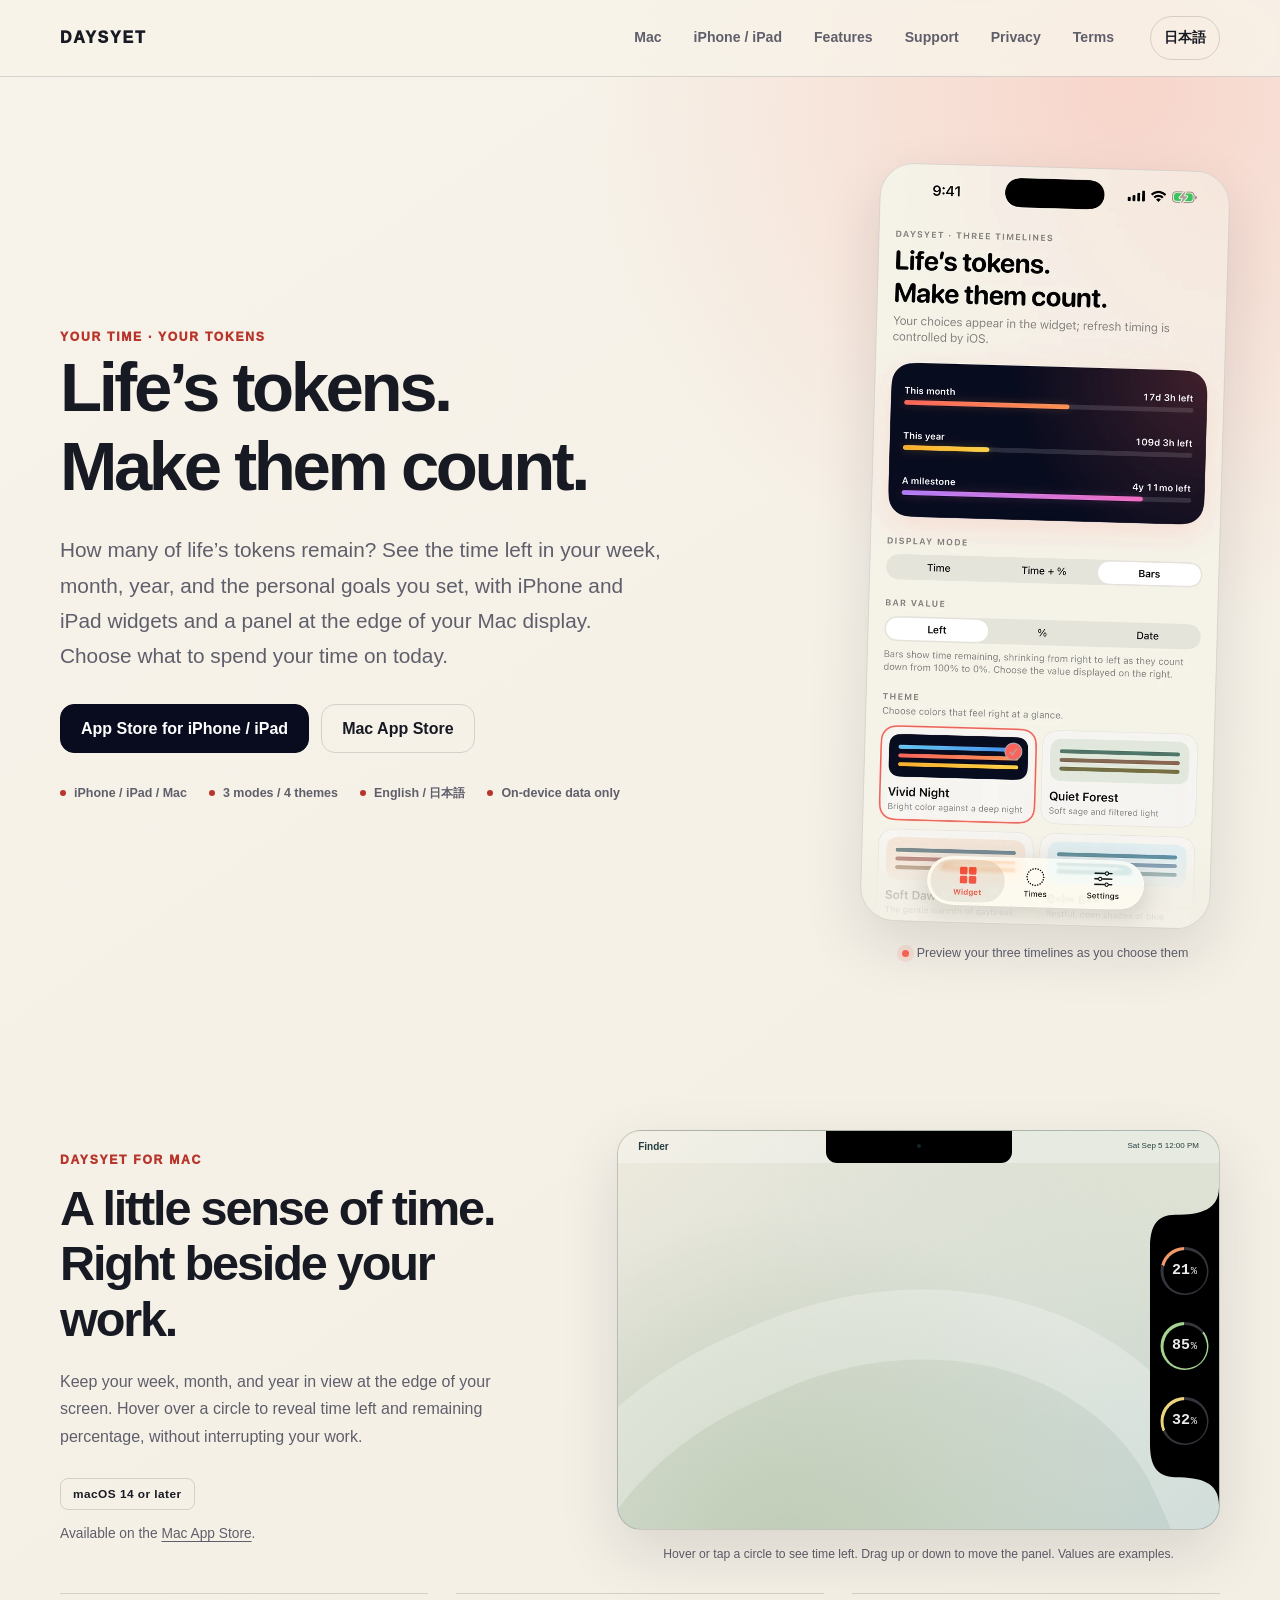
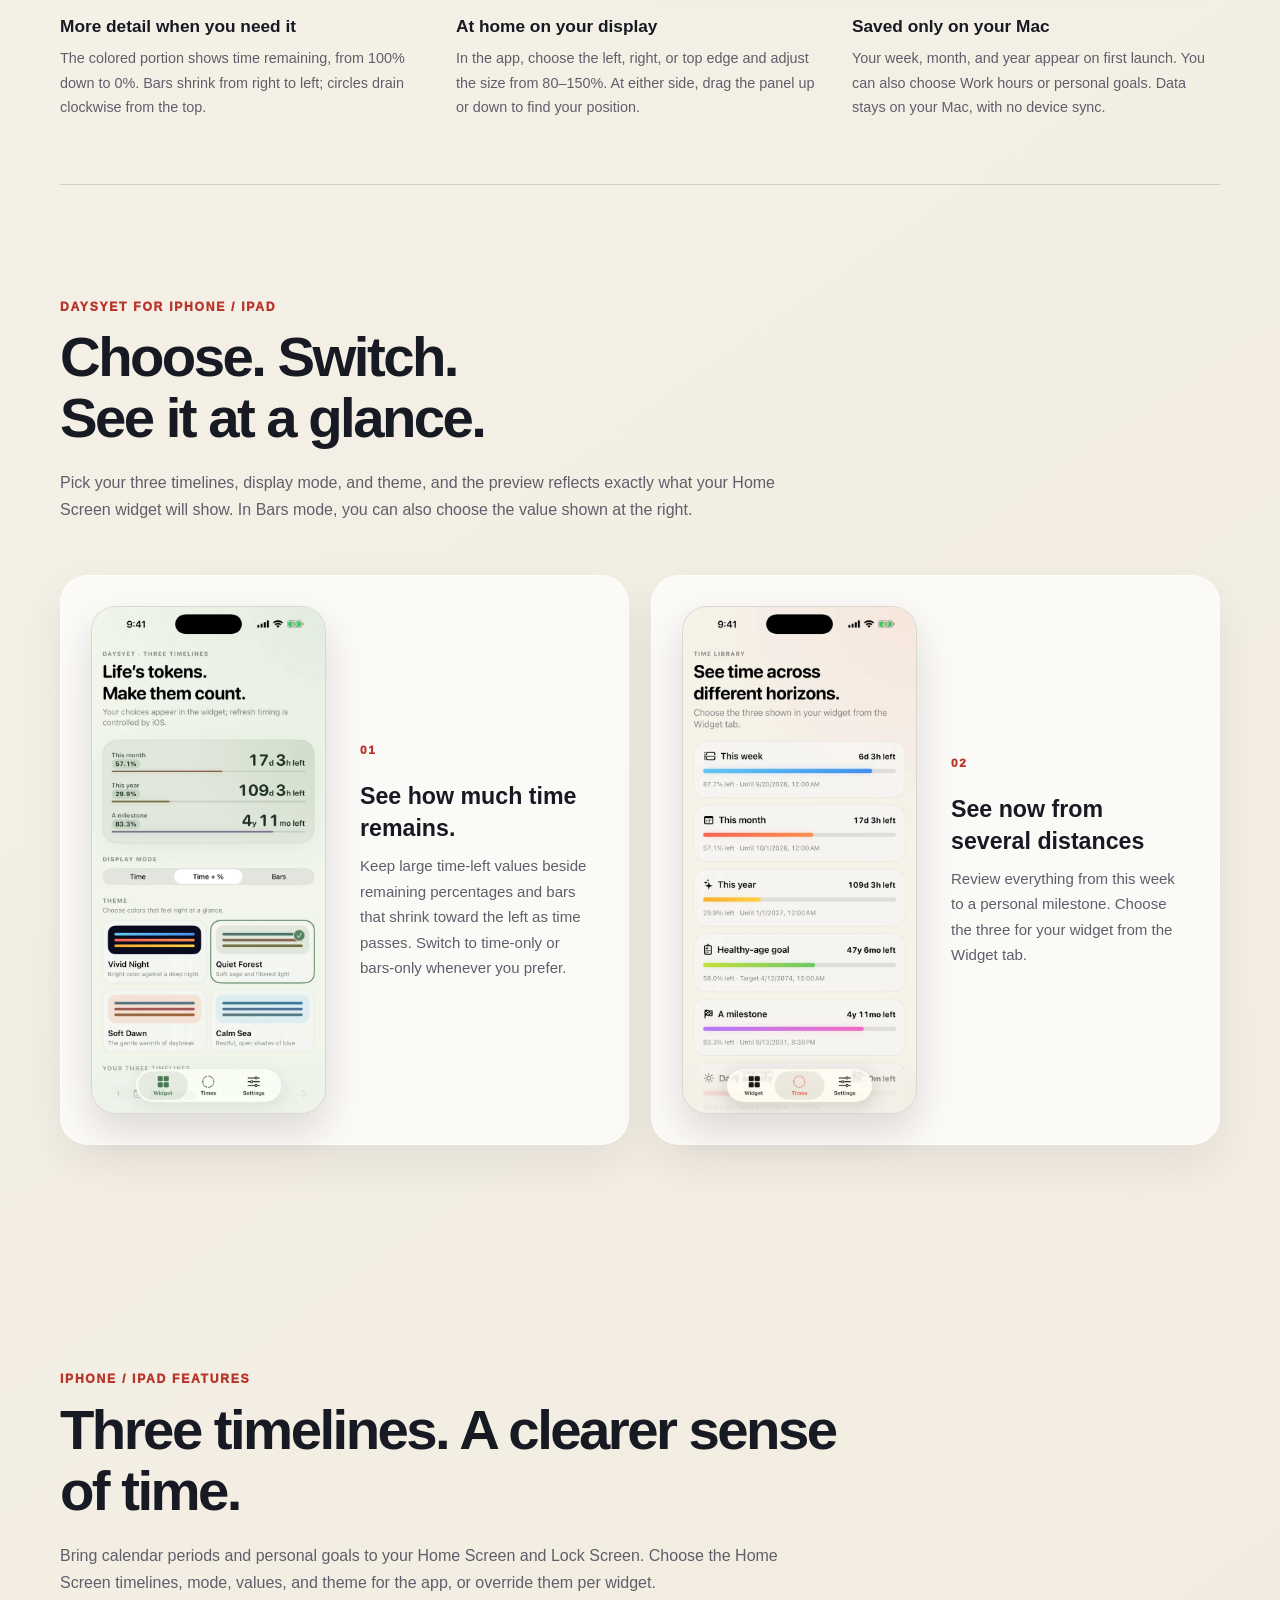
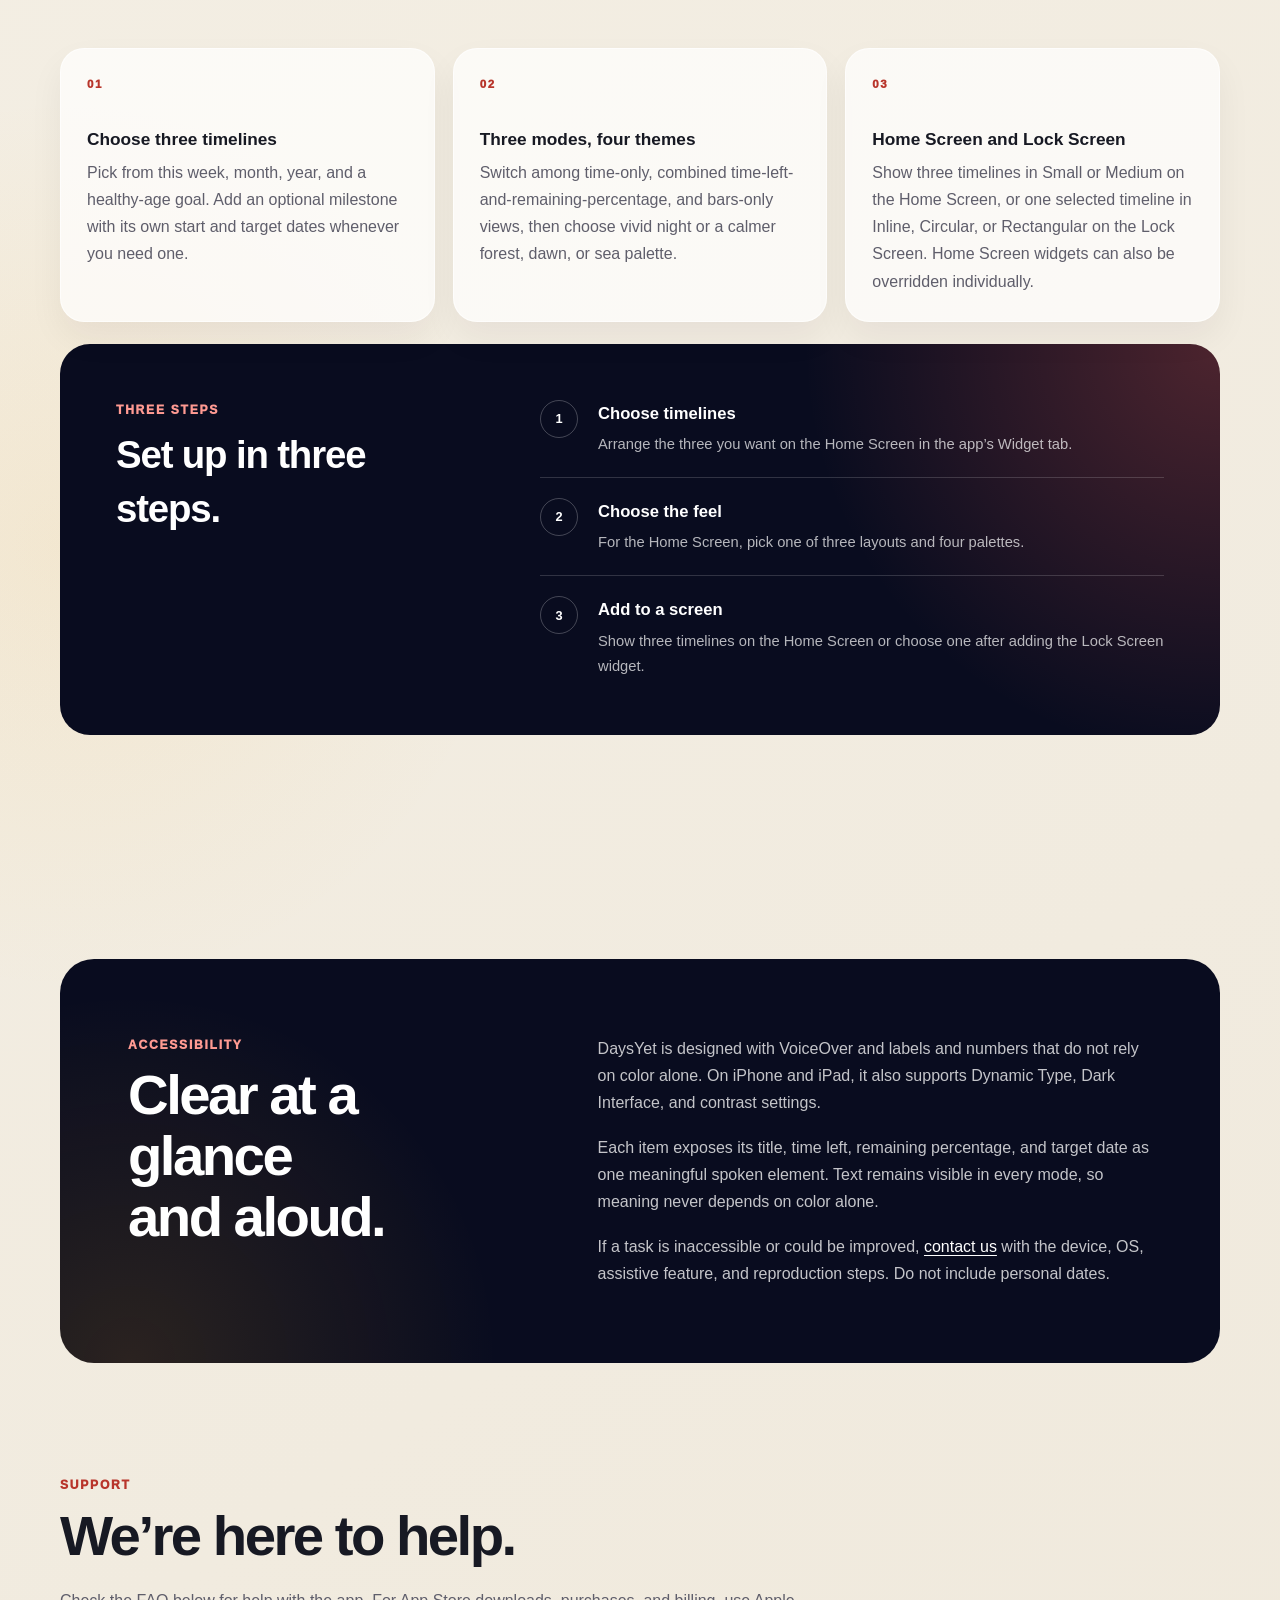
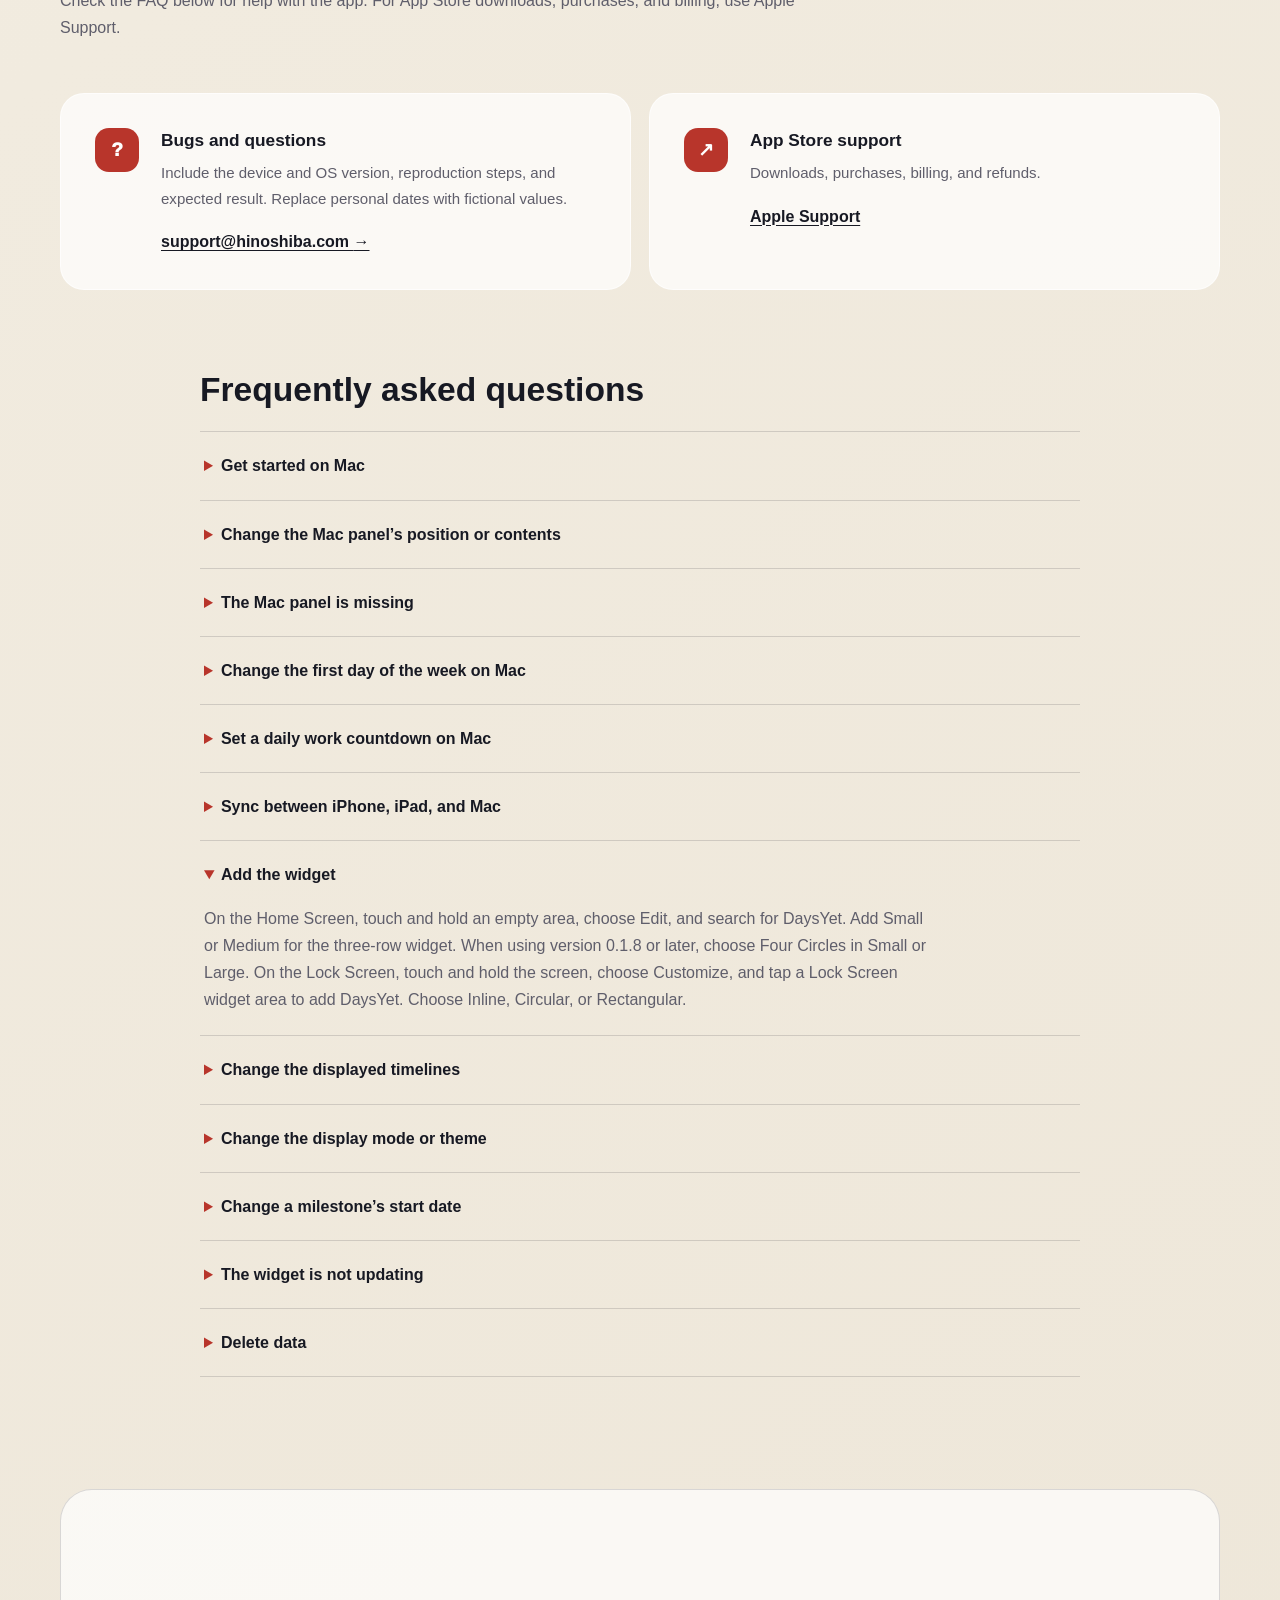
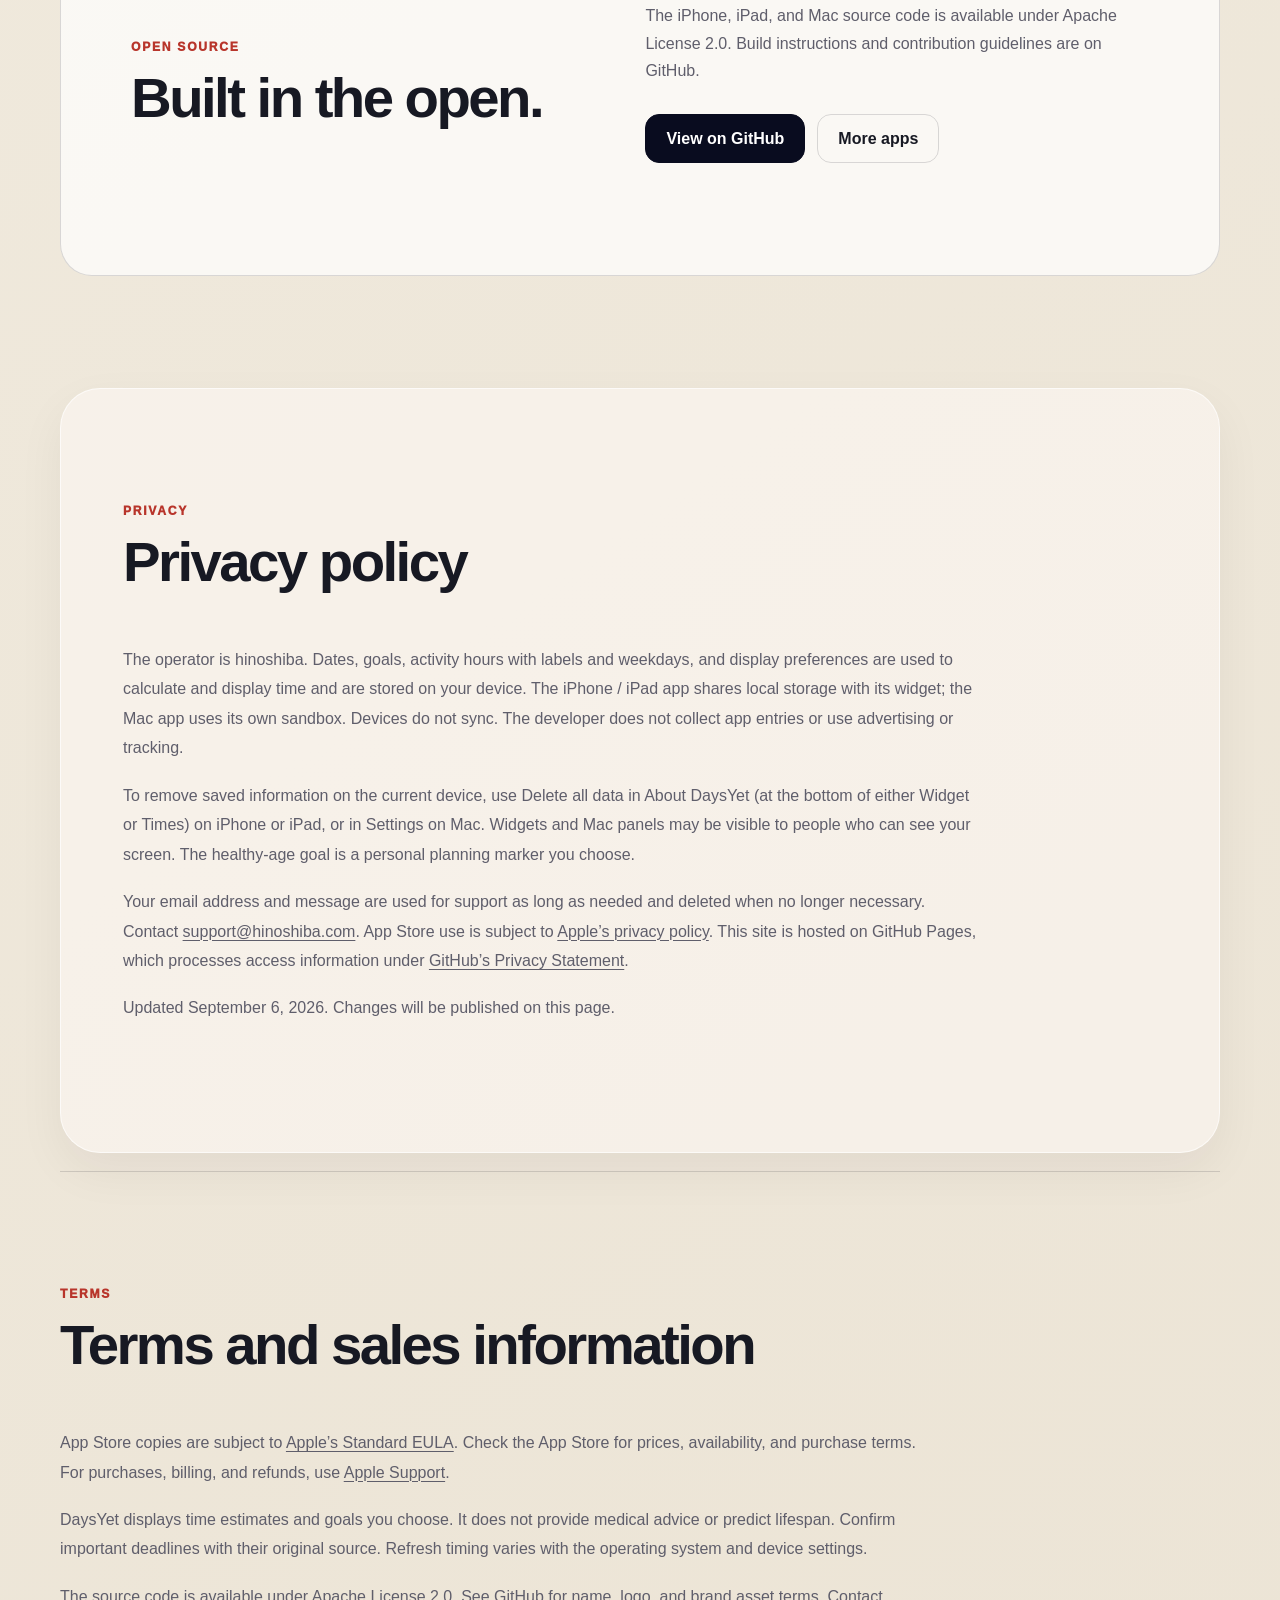
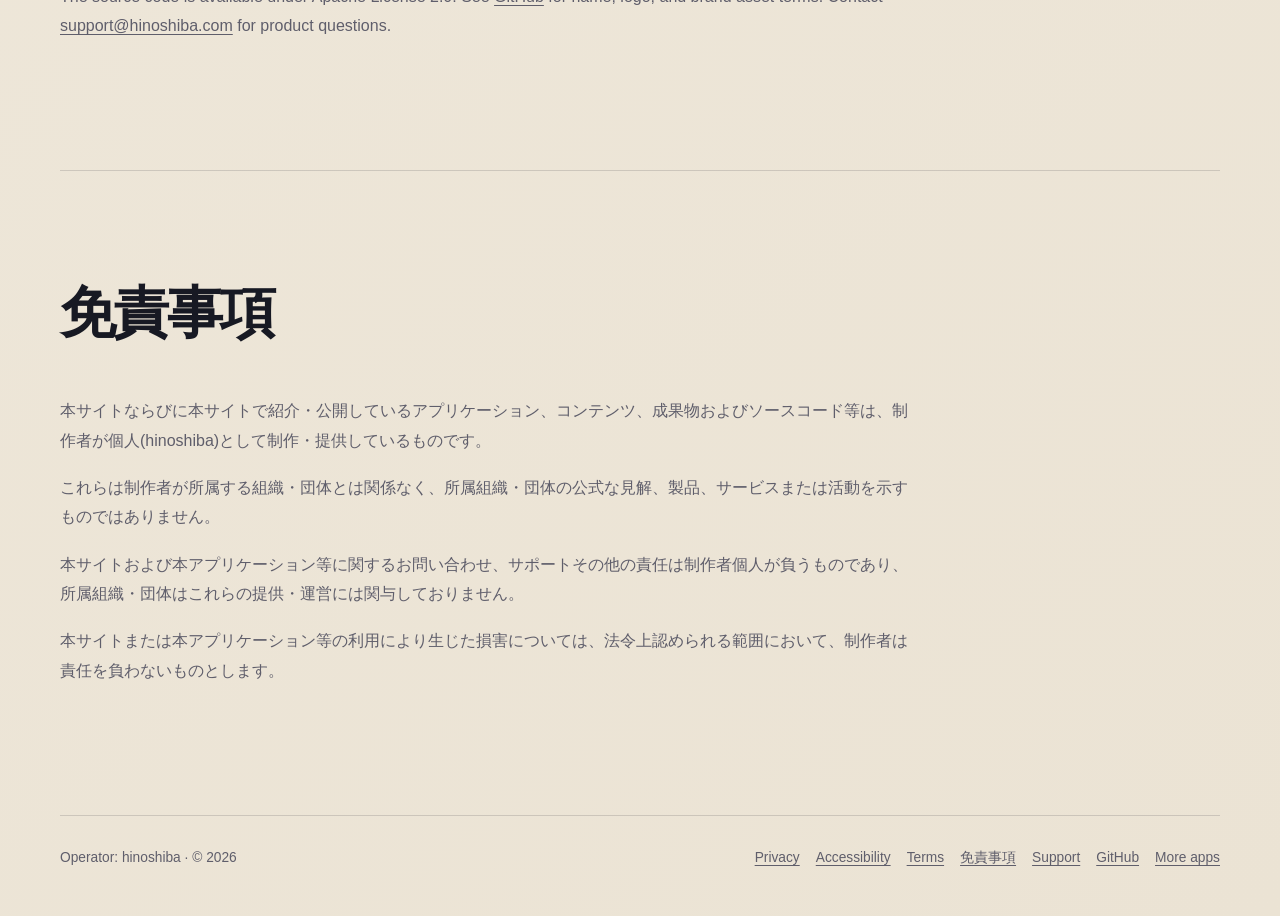
<file: http_dist/en/index.html>
<!doctype html>
<html lang="en"><head><meta charset="utf-8"><meta name="viewport" content="width=device-width, initial-scale=1"><meta name="robots" content="noindex"><link rel="canonical" href="https://daysyet.hinoshiba.com/"><meta http-equiv="refresh" content="0;url=../?lang=en"><title>DaysYet</title></head><body><p><a href="../?lang=en">Continue to DaysYet</a></p><script>const target = new URL("../?lang=en", location.href); if (!target.hash) target.hash = location.hash; location.replace(target.href);</script></body></html>
</file>
<file: http_dist/assets/site.css>
:root {
  color-scheme: light dark;
  --ink: #090c1f;
  --paper: #f7f3ea;
  --paper-deep: #ebe3d4;
  --text: #171923;
  --muted: #5f5e6b;
  --accent: #b8352b;
  --accent-bright: #ff6457;
  --line: rgba(23, 25, 35, .15);
  --card: rgba(255, 255, 255, .7);
  --card-solid: #fcfaf5;
  --shadow: 0 24px 60px rgba(26, 23, 38, .12);
  font-family: ui-rounded, -apple-system, BlinkMacSystemFont, "SF Pro Rounded", "Hiragino Sans", sans-serif;
}

* { box-sizing: border-box; }

html {
  scroll-behavior: smooth;
  scroll-padding-top: 92px;
}

body {
  margin: 0;
  min-width: 320px;
  min-height: 100vh;
  color: var(--text);
  background:
    radial-gradient(circle at 88% 1%, rgba(255, 100, 87, .2), transparent 34rem),
    radial-gradient(circle at 5% 42%, rgba(245, 173, 36, .09), transparent 28rem),
    linear-gradient(145deg, var(--paper), var(--paper-deep));
  line-height: 1.7;
}

a {
  color: inherit;
  text-underline-offset: .2em;
  text-decoration-thickness: .08em;
}

img { max-width: 100%; }

main, section, article, figure, figcaption { min-width: 0; }
p, h2, h3, .footer-links { overflow-wrap: anywhere; }

.shell {
  width: min(1160px, calc(100% - 40px));
  margin: 0 auto;
}

.skip-link {
  position: fixed;
  top: 10px;
  left: 10px;
  z-index: 100;
  padding: 10px 14px;
  border-radius: 10px;
  color: #fff;
  background: var(--ink);
  font-weight: 800;
  transform: translateY(-160%);
}

.skip-link:focus { transform: translateY(0); }

:focus-visible {
  outline: 3px solid var(--accent);
  outline-offset: 4px;
}

.site-header {
  position: sticky;
  top: 0;
  z-index: 20;
  border-bottom: 1px solid var(--line);
  background: color-mix(in srgb, var(--paper) 82%, transparent);
  backdrop-filter: blur(18px) saturate(130%);
  -webkit-backdrop-filter: blur(18px) saturate(130%);
}

.header-inner {
  position: relative;
  display: grid;
  grid-template-columns: auto minmax(0, 1fr) auto;
  grid-template-areas: "brand navigation actions";
  align-items: center;
  gap: 24px;
  min-height: 76px;
  padding-block: 12px;
}

.wordmark {
  grid-area: brand;
  font-weight: 950;
  letter-spacing: .11em;
  text-decoration: none;
}

.site-navigation {
  grid-area: navigation;
  justify-self: end;
  display: flex;
  align-items: center;
  gap: 8px;
  min-width: 0;
}

.site-navigation a,
.header-actions .lang,
.nav-toggle {
  display: inline-flex;
  align-items: center;
  min-height: 44px;
  padding: 7px 12px;
  border-radius: 999px;
  color: var(--muted);
  font-size: .88rem;
  font-weight: 650;
  text-decoration: none;
  white-space: nowrap;
}

.site-navigation a:hover,
.header-actions .lang:hover,
.nav-toggle:hover {
  color: var(--text);
  background: var(--card);
}

.header-actions {
  grid-area: actions;
  justify-self: end;
  display: flex;
  flex: none;
  align-items: center;
  gap: 8px;
}

.header-actions .lang,
.nav-toggle {
  padding-inline: 13px;
  border: 1px solid var(--line);
  color: var(--text);
}

.nav-toggle {
  display: none;
  gap: 6px;
  background: transparent;
  font-family: inherit;
  cursor: pointer;
}

.nav-toggle svg { width: 12px; height: 12px; }
.nav-toggle[aria-expanded="true"] svg { transform: rotate(180deg); }

main > section {
  padding: clamp(72px, 9vw, 112px) 0;
}

section[id] { scroll-margin-top: 0; }

.hero {
  display: grid;
  grid-template-columns: minmax(0, 1.08fr) minmax(280px, .72fr);
  align-items: center;
  gap: clamp(48px, 9vw, 116px);
  min-height: min(820px, calc(100vh - 76px));
  padding-top: clamp(52px, 7vw, 92px);
  padding-bottom: clamp(72px, 8vw, 104px);
}

.hero-copy { position: relative; z-index: 1; container-type: inline-size; }

.eyebrow {
  color: var(--accent);
  font-size: .76rem;
  font-weight: 950;
  letter-spacing: .14em;
  text-transform: uppercase;
}

h1,
h2,
h3,
p { margin-top: 0; }

h1 {
  max-width: 720px;
  margin-bottom: 26px;
  font-size: clamp(3.6rem, 8vw, 7rem);
  line-height: .95;
  letter-spacing: -.06em;
}

.token-headline {
  font-size: clamp(2rem, 11cqw, 4.5rem);
  line-height: 1.15;
  letter-spacing: -.05em;
}

h2 {
  margin-bottom: 20px;
  font-size: clamp(2.15rem, 4.4vw, 3.8rem);
  line-height: 1.08;
  letter-spacing: -.045em;
}

h3 {
  margin-bottom: 8px;
  font-size: 1.08rem;
  line-height: 1.4;
}

p { margin-bottom: 1.1em; }

.lead {
  max-width: 38rem;
  color: var(--muted);
  font-size: clamp(1.08rem, 2vw, 1.3rem);
}

.actions {
  display: flex;
  flex-wrap: wrap;
  gap: 12px;
  margin-top: 30px;
}

.button {
  display: inline-flex;
  align-items: center;
  justify-content: center;
  min-height: 48px;
  max-width: 100%;
  padding: 10px 20px;
  text-align: center;
  border: 1px solid var(--ink);
  border-radius: 14px;
  color: #fff;
  background: var(--ink);
  font-weight: 850;
  text-decoration: none;
}

.button:hover { transform: translateY(-1px); }

.button.secondary {
  border-color: var(--line);
  color: var(--text);
  background: transparent;
}

.hero-facts {
  display: flex;
  flex-wrap: wrap;
  gap: 8px 22px;
  margin: 30px 0 0;
  padding: 0;
  color: var(--muted);
  font-size: .78rem;
  font-weight: 750;
  list-style: none;
}

.hero-facts li::before {
  content: "";
  display: inline-block;
  width: 6px;
  height: 6px;
  margin: 0 8px 1px 0;
  border-radius: 50%;
  background: var(--accent);
}

figure { margin: 0; }

.hero-figure {
  width: min(100%, 350px);
  justify-self: end;
}

.screen-frame {
  width: 100%;
  overflow: hidden;
  border: 1px solid rgba(23, 25, 35, .13);
  border-radius: 34px;
  background: #f6f3ea;
  box-shadow: var(--shadow);
}

.screen-frame img {
  display: block;
  width: 100%;
  height: auto;
}

.hero-screen { transform: rotate(1.6deg); }

.hero-figure figcaption {
  display: flex;
  align-items: center;
  justify-content: center;
  gap: 8px;
  margin-top: 18px;
  color: var(--muted);
  font-size: .78rem;
  text-align: center;
}

.hero-figure figcaption span {
  width: 7px;
  height: 7px;
  border-radius: 50%;
  background: var(--accent-bright);
  box-shadow: 0 0 0 5px rgba(255, 100, 87, .13);
}

.section-heading {
  max-width: 780px;
  margin-bottom: clamp(32px, 5vw, 52px);
}

.section-heading .eyebrow { margin-bottom: 10px; }

.mac-section { padding-block: clamp(48px, 5vw, 64px); border-bottom: 1px solid var(--line); }

.mac-layout {
  display: grid;
  grid-template-columns: minmax(0, .9fr) minmax(0, 1.1fr);
  align-items: center;
  gap: clamp(32px, 5vw, 64px);
}

.mac-heading { min-width: 0; }
.mac-heading .section-heading { margin-bottom: 0; }
.mac-heading h2 { font-size: clamp(2.15rem, 3.8vw, 3.2rem); line-height: 1.15; text-wrap: balance; }
.mac-heading .section-lead { max-width: 30rem; margin-bottom: 0; }
.mac-availability { margin-top: 28px; }
.mac-availability p { margin: 12px 0 0; color: var(--muted); font-size: .86rem; }

.platform-tag {
  display: inline-block;
  padding: 5px 12px;
  border: 1px solid var(--line);
  border-radius: 8px;
  font-size: .74rem;
  font-weight: 800;
  letter-spacing: .04em;
}

.mac-desktop {
  position: relative;
  min-height: 400px;
  overflow: hidden;
  overflow: clip;
  border: 1px solid rgba(23, 25, 35, .16);
  border-radius: 24px;
  color: #263f41;
  background:
    radial-gradient(ellipse at 28% 109%, #bfccb5 0, transparent 58%),
    radial-gradient(ellipse at 110% 8%, #dfe3d4 0, transparent 55%),
    linear-gradient(140deg, #eeeadd, #c2d2cd);
  box-shadow: var(--shadow);
}

.mac-desktop::before {
  content: "";
  position: absolute;
  width: 630px;
  height: 520px;
  bottom: -435px;
  left: -130px;
  border: 70px solid rgba(255, 255, 255, .25);
  border-radius: 48%;
  transform: rotate(-24deg);
}

.mac-menubar {
  position: relative;
  z-index: 1;
  display: flex;
  justify-content: space-between;
  gap: 16px;
  padding: 9px 20px;
  background: rgba(255, 255, 255, .28);
  font-size: 10px;
  line-height: 1.4;
}

.mac-menubar > span:first-child { display: flex; gap: 16px; }
.mac-menu-item { display: none; }
.mac-menubar > span:last-child { font-size: 8px; }

.mac-camera {
  position: absolute;
  z-index: 3;
  top: 0;
  left: 50%;
  width: 186px;
  height: 32px;
  border-radius: 0 0 11px 11px;
  background: #000;
  transform: translateX(-50%);
  pointer-events: none;
}

.mac-camera::after { content: ""; position: absolute; top: 13px; left: calc(50% - 2px); width: 4px; height: 4px; border-radius: 50%; background: #18232b; }

.mac-notch {
  --demo-scale: 1.5;
  position: absolute;
  z-index: 2;
  top: var(--side-center, 50%);
  right: 0;
  width: 204px;
  height: 212px;
  transform: translateY(-50%) scale(var(--demo-scale));
  transform-origin: right center;
  color: #ececee;
  pointer-events: none;
}
.mac-notch { touch-action: none; user-select: none; }
.mac-notch .mac-surface path,
.mac-notch .mac-metric { cursor: grab; }
.mac-notch[data-dragging="true"] .mac-surface path,
.mac-notch[data-dragging="true"] .mac-metric { cursor: grabbing; }
.mac-surface { position: absolute; inset: 0; width: 100%; height: 100%; overflow: visible; pointer-events: none; }
.mac-surface path { fill: #000; pointer-events: visiblePainted; cursor: pointer; }

.mac-rail {
  position: absolute;
  top: 31px;
  right: 0;
  display: flex;
  flex-direction: column;
  align-items: center;
  width: 46px;
  height: 150px;
}
.mac-metric { display: flex; flex: none; flex-direction: column; align-items: center; justify-content: center; width: 46px; height: 50px; padding: 0; border: 0; appearance: none; background: transparent; color: inherit; font: inherit; text-align: center; cursor: pointer; pointer-events: auto; }
.mac-metric[data-active="true"] .mac-ring-value { color: #fff; }
.mac-notch[data-expanded="true"] .mac-metric:not([data-active="true"]) .mac-ring { opacity: .65; }
.mac-metric[data-active="true"] .mac-ring { filter: brightness(1.12); }
.mac-metric:focus-visible { outline: none; }
.mac-metric:focus-visible .mac-ring { outline: 1px solid #fff; outline-offset: 3px; }

.mac-ring {
  position: relative;
  display: grid;
  place-items: center;
  width: 32px;
  height: 32px;
  border-radius: 50%;
  color: var(--metric-color);
  /* The spent portion advances clockwise from 12 o'clock. */
  background: conic-gradient(#34363c calc(100% - var(--remaining)), var(--metric-color) calc(100% - var(--remaining)));
}

.mac-ring::before { content: ""; position: absolute; inset: 1.5px; border-radius: 50%; background: #000; }
.mac-ring-value { position: relative; display: inline-flex; align-items: baseline; gap: .5px; color: #ececee; font-family: ui-monospace, "SFMono-Regular", Menlo, Monaco, monospace; font-size: 10px; font-weight: 600; line-height: 1; font-variant-numeric: tabular-nums; }
.mac-ring-value small { font-size: 7px; font-weight: 500; line-height: 1; }

.mac-detail {
  position: absolute;
  top: var(--side-detail-top, 30px);
  left: 20px;
  width: 124px;
  height: 52px;
  overflow: hidden;
  padding: 0;
  color: #f5f5f6;
  opacity: 0;
  transition: opacity 120ms ease;
  pointer-events: none;
}
.mac-notch[data-expanded="true"] .mac-detail { opacity: 1; transition-delay: 65ms; }
.mac-detail-content { opacity: 1; transition: opacity 60ms ease; }
.mac-detail-content[data-changing="true"] { opacity: 0; }
.mac-detail-header { display: flex; align-items: center; justify-content: space-between; gap: 6px; height: max(14px, calc(12px / var(--demo-scale))); }
.mac-detail-header .mac-detail-name { min-width: 0; overflow: hidden; text-overflow: ellipsis; }
.mac-detail-percentage { flex: none; color: #c4c7ce; font-size: max(10px, calc(10px / var(--demo-scale))); line-height: 1; font-variant-numeric: tabular-nums; }
.mac-detail-progress { height: 3px; margin-top: 2px; overflow: hidden; border-radius: 3px; background: #34363c; }
.mac-detail-progress > span { display: block; width: var(--detail-remaining, 21%); height: 100%; border-radius: inherit; background: var(--detail-accent, #ef9868); }
.mac-detail-name { display: block; color: color-mix(in srgb, var(--detail-accent, #aeb0b8) 45%, #aeb0b8); font-size: max(11.5px, calc(10px / var(--demo-scale))); font-weight: 500; line-height: 1.2; white-space: nowrap; }
.mac-countdown { display: block; margin-top: 2px; font-size: 22px; font-weight: 550; line-height: 1.2; font-variant-numeric: tabular-nums; letter-spacing: -.035em; white-space: nowrap; }
.mac-countdown > small { margin: 0 3px 0 2px; color: #b3b5bd; font-size: 11px; font-weight: 500; }
.mac-preview figcaption { margin: 14px 0 0; color: var(--muted); font-size: .76rem; text-align: center; }

.visually-hidden { position: absolute; width: 1px; height: 1px; overflow: hidden; clip-path: inset(50%); white-space: nowrap; }

.mac-benefits {
  display: grid;
  grid-template-columns: repeat(3, minmax(0, 1fr));
  gap: 28px;
  margin-top: 28px;
}

.mac-benefits article { border-top: 1px solid var(--line); padding-top: 20px; }
.mac-benefits p { margin-bottom: 0; color: var(--muted); font-size: .9rem; }

.section-lead {
  max-width: 46rem;
  color: var(--muted);
}

.sample-grid {
  display: grid;
  grid-template-columns: repeat(2, minmax(0, 1fr));
  gap: 22px;
}

.sample-card {
  display: grid;
  grid-template-columns: minmax(170px, 235px) minmax(0, 1fr);
  align-items: center;
  gap: clamp(20px, 3vw, 34px);
  padding: clamp(18px, 3vw, 30px);
  border: 1px solid rgba(255, 255, 255, .62);
  border-radius: 28px;
  background: var(--card);
  box-shadow: 0 18px 44px rgba(30, 27, 42, .07);
}

.sample-card .screen-frame {
  max-width: 235px;
  border-radius: 25px;
  box-shadow: 0 18px 38px rgba(26, 23, 38, .14);
}

.sample-card figcaption {
  display: flex;
  flex-direction: column;
  align-self: center;
}

.sample-number {
  margin-bottom: 20px;
  color: var(--accent);
  font-size: .74rem;
  font-weight: 950;
  letter-spacing: .14em;
}

.sample-card h3 { font-size: clamp(1.15rem, 2vw, 1.45rem); }

.sample-card p {
  margin-bottom: 0;
  color: var(--muted);
  font-size: .94rem;
}

.feature-grid {
  display: grid;
  grid-template-columns: repeat(3, minmax(0, 1fr));
  gap: 18px;
}

.feature-card {
  min-height: 220px;
  padding: 26px;
  border: 1px solid rgba(255, 255, 255, .64);
  border-radius: 24px;
  background: var(--card);
  box-shadow: 0 16px 35px rgba(30, 27, 42, .055);
}

.feature-card > span {
  display: block;
  margin-bottom: 32px;
  color: var(--accent);
  font-size: .72rem;
  font-weight: 950;
  letter-spacing: .14em;
}

.feature-card p {
  margin-bottom: 0;
  color: var(--muted);
}

.steps {
  display: grid;
  grid-template-columns: .7fr 1.3fr;
  gap: clamp(36px, 7vw, 88px);
  margin-top: 22px;
  padding: clamp(30px, 5vw, 56px);
  border-radius: 30px;
  color: #fff;
  background:
    radial-gradient(circle at 100% 0, rgba(255, 100, 87, .28), transparent 26rem),
    var(--ink);
}

.steps .eyebrow,
.band-section .eyebrow { color: #ff9a92; }

.steps h3 {
  margin: 8px 0 0;
  font-size: clamp(1.65rem, 3vw, 2.5rem);
  letter-spacing: -.03em;
}

.steps ol {
  display: grid;
  gap: 0;
  margin: 0;
  padding: 0;
  list-style: none;
}

.steps li {
  display: grid;
  grid-template-columns: 42px 1fr;
  gap: 16px;
  padding: 20px 0;
  border-top: 1px solid rgba(255, 255, 255, .16);
}

.steps li:first-child { border-top: 0; padding-top: 0; }
.steps li:last-child { padding-bottom: 0; }

.steps li > span {
  display: grid;
  width: 38px;
  height: 38px;
  place-items: center;
  border: 1px solid rgba(255, 255, 255, .24);
  border-radius: 50%;
  font-size: .8rem;
  font-weight: 900;
}

.steps strong { font-size: 1.04rem; }

.steps p {
  margin: 4px 0 0;
  color: rgba(255, 255, 255, .7);
  font-size: .92rem;
}

.policy-section {
  margin: 18px 0;
  padding-inline: clamp(24px, 5vw, 62px);
  border: 1px solid rgba(255, 255, 255, .64);
  border-radius: 40px;
  background: color-mix(in srgb, var(--card) 72%, rgba(255, 100, 87, .08));
  box-shadow: 0 18px 48px rgba(30, 27, 42, .055);
}

.privacy-intro {
  display: grid;
  grid-template-columns: minmax(0, 1fr) minmax(210px, 260px);
  align-items: start;
  gap: clamp(36px, 7vw, 84px);
  margin-bottom: clamp(46px, 7vw, 78px);
}

.notice {
  margin-bottom: 22px;
  padding: 17px 20px;
  border-left: 4px solid var(--accent);
  border-radius: 0 14px 14px 0;
  background: color-mix(in srgb, var(--card-solid) 82%, transparent);
}

.privacy-figure { max-width: 260px; justify-self: end; }

.privacy-figure .screen-frame {
  border-radius: 26px;
  box-shadow: 0 18px 42px rgba(26, 23, 38, .14);
}

.privacy-figure figcaption {
  margin-top: 14px;
  color: var(--muted);
  font-size: .76rem;
  text-align: center;
}

.policy-grid {
  display: grid;
  grid-template-columns: repeat(2, minmax(0, 1fr));
  gap: 0 34px;
  border-top: 1px solid var(--line);
}

.policy-grid article {
  padding: 28px 0 24px;
  border-bottom: 1px solid var(--line);
}

.policy-grid article.wide { grid-column: 1 / -1; }

.policy-grid p {
  margin-bottom: .65em;
  color: var(--muted);
  font-size: .92rem;
}

.policy-grid p:last-child { margin-bottom: 0; }

.band-section {
  display: grid;
  grid-template-columns: .8fr 1.2fr;
  gap: clamp(42px, 8vw, 100px);
  margin: clamp(72px, 9vw, 112px) 0 0;
  padding: clamp(34px, 6vw, 68px);
  border-radius: 34px;
  color: #fff;
  background:
    radial-gradient(circle at 6% 100%, rgba(245, 173, 36, .14), transparent 23rem),
    var(--ink);
}

main > .band-section { padding-block: clamp(54px, 7vw, 76px); }

.band-section h2 { margin: 10px 0 0; }

.band-copy p { color: rgba(255, 255, 255, .76); }
.band-copy p:last-child { margin-bottom: 0; }
.band-copy a { color: #fff; }

.contact-grid {
  display: grid;
  grid-template-columns: repeat(2, minmax(0, 1fr));
  gap: 18px;
}

.contact-card {
  display: grid;
  grid-template-columns: 48px 1fr;
  gap: 18px;
  padding: clamp(24px, 4vw, 34px);
  border: 1px solid rgba(255, 255, 255, .64);
  border-radius: 24px;
  background: var(--card);
}

.contact-icon {
  display: grid;
  width: 44px;
  height: 44px;
  place-items: center;
  border-radius: 14px;
  color: #fff;
  background: var(--accent);
  font-size: 1.2rem;
  font-weight: 950;
}

.contact-card p {
  color: var(--muted);
  font-size: .94rem;
}

.contact-card a { font-weight: 850; }

.faq {
  max-width: 880px;
  margin: clamp(48px, 7vw, 76px) auto 0;
}

.faq > h3 {
  margin-bottom: 18px;
  font-size: clamp(1.45rem, 3vw, 2.1rem);
}

.faq details { border-top: 1px solid var(--line); }
.faq details:last-child { border-bottom: 1px solid var(--line); }

.faq summary {
  padding: 20px 4px;
  cursor: pointer;
  font-weight: 850;
}

.faq summary::marker { color: var(--accent); }

.faq details p {
  max-width: 760px;
  margin: -4px 0 22px;
  padding: 0 24px 0 4px;
  color: var(--muted);
}

.terms-section { border-top: 1px solid var(--line); }

.terms-grid {
  display: grid;
  grid-template-columns: repeat(2, minmax(0, 1fr));
  gap: 18px;
}

.terms-grid article {
  padding: 24px;
  border: 1px solid var(--line);
  border-radius: 20px;
}

.terms-grid article.wide { grid-column: 1 / -1; }

.terms-grid p {
  margin-bottom: 0;
  color: var(--muted);
  font-size: .92rem;
}

.source-section {
  display: grid;
  grid-template-columns: .9fr 1.1fr;
  gap: clamp(40px, 8vw, 104px);
  align-items: center;
  margin-bottom: clamp(72px, 9vw, 112px);
  padding-inline: clamp(28px, 6vw, 70px);
  border: 1px solid var(--line);
  border-radius: 32px;
  background: var(--card);
}

.source-section h2 { margin: 10px 0 0; }
.source-section p { color: var(--muted); }

footer {
  display: flex;
  flex-wrap: wrap;
  justify-content: space-between;
  gap: 18px;
  padding: 30px 0 46px;
  border-top: 1px solid var(--line);
  color: var(--muted);
  font-size: .86rem;
}

.footer-links {
  display: flex;
  flex-wrap: wrap;
  gap: 16px;
}

@media (max-width: 1120px) {
  .site-header { position: relative; }
  .header-inner {
    grid-template-columns: minmax(0, 1fr) auto;
    grid-template-areas: "brand actions" "navigation navigation";
    gap: 8px 20px;
  }
  .site-navigation { justify-self: stretch; flex-wrap: wrap; }

  .has-js .site-header { position: sticky; }
  .has-js .header-inner { grid-template-areas: "brand actions"; }
  .has-js .nav-toggle { display: inline-flex; }
  .has-js .site-navigation {
    display: none;
    position: absolute;
    top: calc(100% + 8px);
    right: 0;
    width: min(360px, 100%);
    max-height: calc(100dvh - 100px);
    overflow-y: auto;
    flex-direction: column;
    flex-wrap: nowrap;
    align-items: stretch;
    gap: 4px;
    padding: 8px;
    border: 1px solid var(--line);
    border-radius: 16px;
    background: var(--card-solid);
    box-shadow: var(--shadow);
  }
  .has-js .site-header[data-menu-open="true"] .site-navigation { display: flex; }
  .has-js .site-navigation a { border-radius: 10px; font-size: .95rem; }
}

@media (max-width: 980px) {
  .hero {
    grid-template-columns: minmax(0, 1fr) minmax(260px, .7fr);
    gap: 52px;
  }

  .sample-card { grid-template-columns: minmax(145px, 190px) minmax(0, 1fr); }
  .feature-card { min-height: 250px; }
}

@media (max-width: 760px) {
  .shell { width: min(100% - 28px, 640px); }

  .header-inner { min-height: 68px; padding-block: 10px; }

  .hero {
    grid-template-columns: 1fr;
    min-height: 0;
    padding-top: 46px;
  }

  .hero-copy { text-align: center; }
  .lead { margin-inline: auto; }
  .actions,
  .hero-facts { justify-content: center; }
  .hero-figure { width: min(76vw, 330px); justify-self: center; }

  .mac-layout { grid-template-columns: 1fr; gap: 30px; }
  .mac-availability { max-width: 380px; }
  .mac-desktop { min-height: 400px; }
  .mac-benefits { grid-template-columns: 1fr; gap: 20px; }

  .sample-grid,
  .feature-grid,
  .contact-grid,
  .terms-grid { grid-template-columns: 1fr; }

  .sample-card { grid-template-columns: minmax(160px, 220px) minmax(0, 1fr); }
  .feature-card { min-height: 0; }

  .steps,
  .band-section,
  .source-section { grid-template-columns: 1fr; }

  .privacy-intro {
    grid-template-columns: 1fr minmax(170px, 230px);
    gap: 28px;
  }

  .policy-grid { grid-template-columns: 1fr; }
  .policy-grid article.wide { grid-column: auto; }
  .terms-grid article.wide { grid-column: auto; }

  .band-section { margin-top: 76px; }
}

@media (max-width: 540px) {
  html { scroll-padding-top: 84px; }

  main > section { padding-block: 68px; }

  h1 { font-size: clamp(3.25rem, 17vw, 4.7rem); }
  h2 { font-size: clamp(2rem, 9.5vw, 2.75rem); }

  .mac-desktop { min-height: 400px; border-radius: 18px; }
  .mac-preview { margin-inline: -8px; }
  .mac-menubar { gap: 8px; padding-inline: 12px; font-size: 8px; }
  .mac-menubar > span { visibility: hidden; }
  .mac-preview figcaption { font-size: .7rem; }

  .sample-card {
    grid-template-columns: minmax(115px, .63fr) minmax(0, 1fr);
    gap: 18px;
    padding: 16px;
  }

  .sample-card .screen-frame { border-radius: 19px; }
  .sample-card h3 { font-size: 1rem; }
  .sample-card p { font-size: .82rem; }
  .sample-number { margin-bottom: 12px; }

  .privacy-intro { grid-template-columns: 1fr; }
  .privacy-figure { width: min(72vw, 250px); justify-self: center; }

  .policy-section {
    padding-inline: 20px;
    border-radius: 28px;
  }

  .steps,
  .band-section,
  .source-section { border-radius: 26px; }
  .band-section { margin-top: 68px; }

  .contact-card {
    grid-template-columns: 40px 1fr;
    gap: 14px;
    padding: 22px 18px;
  }

  .contact-icon { width: 40px; height: 40px; }

  footer { flex-direction: column; }
}

@media (max-width: 360px) {
  .header-inner { gap: 10px; }
  .wordmark { font-size: .9rem; }
  .header-actions { gap: 6px; }
  .header-actions .lang,
  .nav-toggle { padding-inline: 10px; font-size: .8rem; }
}

@media (prefers-color-scheme: dark) {
  :root {
    --paper: #0c0e18;
    --paper-deep: #151626;
    --text: #f7f2e7;
    --muted: #bbb9c6;
    --accent: #ff8d84;
    --line: rgba(255, 255, 255, .16);
    --card: rgba(255, 255, 255, .06);
    --card-solid: #1a1b2a;
    --shadow: 0 24px 62px rgba(0, 0, 0, .34);
  }

  body {
    background:
      radial-gradient(circle at 88% 1%, rgba(255, 100, 87, .16), transparent 34rem),
      radial-gradient(circle at 5% 42%, rgba(245, 173, 36, .07), transparent 28rem),
      linear-gradient(145deg, var(--paper), var(--paper-deep));
  }

  .site-header { background: rgba(12, 14, 24, .82); }

  .button {
    border-color: var(--accent);
    color: #160908;
    background: var(--accent);
  }

  .button.secondary {
    border-color: var(--line);
    color: var(--text);
    background: transparent;
  }

  .sample-card,
  .feature-card,
  .contact-card,
  .policy-section { border-color: rgba(255, 255, 255, .1); }

  .screen-frame { border-color: rgba(255, 255, 255, .14); }
  .contact-icon { color: #160908; }
}

@media (prefers-reduced-motion: reduce) {
  html { scroll-behavior: auto; }
  *, *::before, *::after { scroll-behavior: auto !important; }
  .button:hover { transform: none; }
  .mac-detail,
  .mac-detail-content,
  .mac-notch[data-expanded="true"] .mac-detail { transition: none; }
}

.policy-copy { max-width: 860px; color: var(--muted); line-height: 1.85; }
.policy-copy p + p { margin-top: 1em; }
.policy-copy a { overflow-wrap: anywhere; }
</file>
